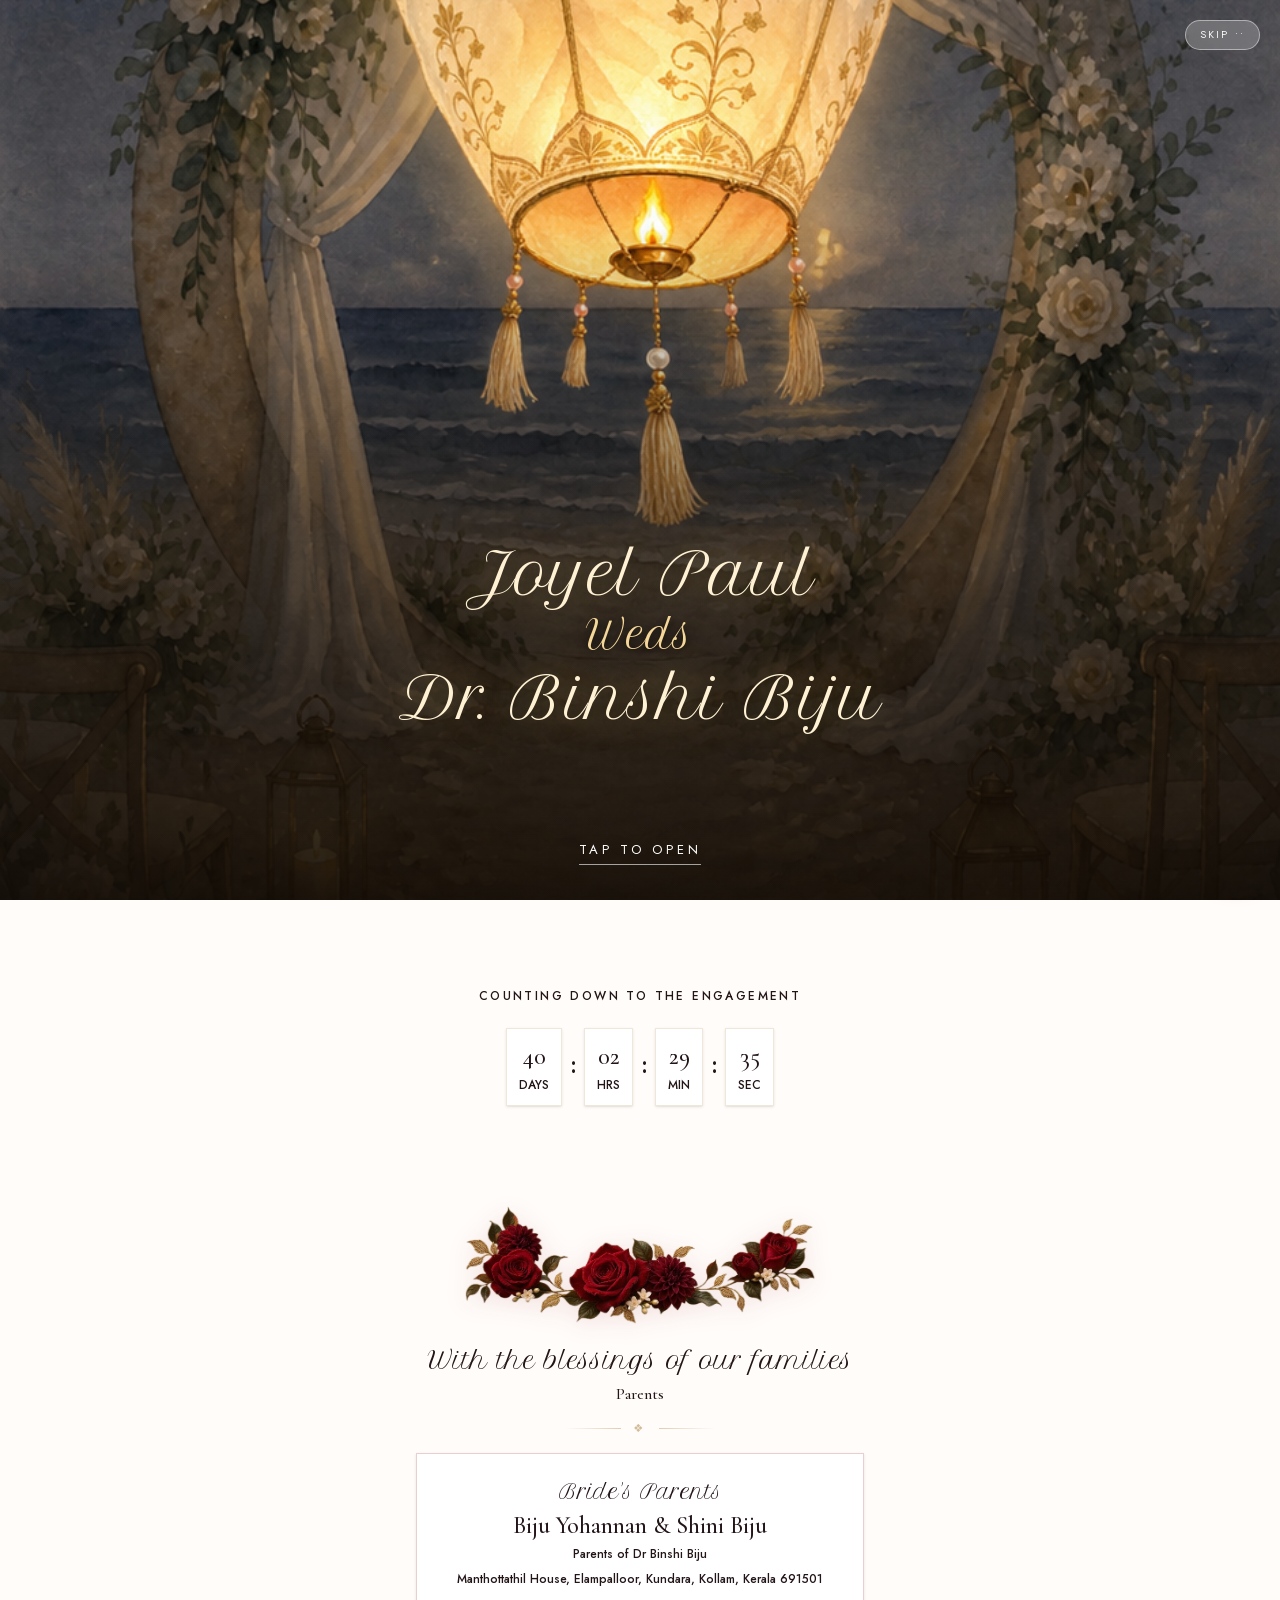
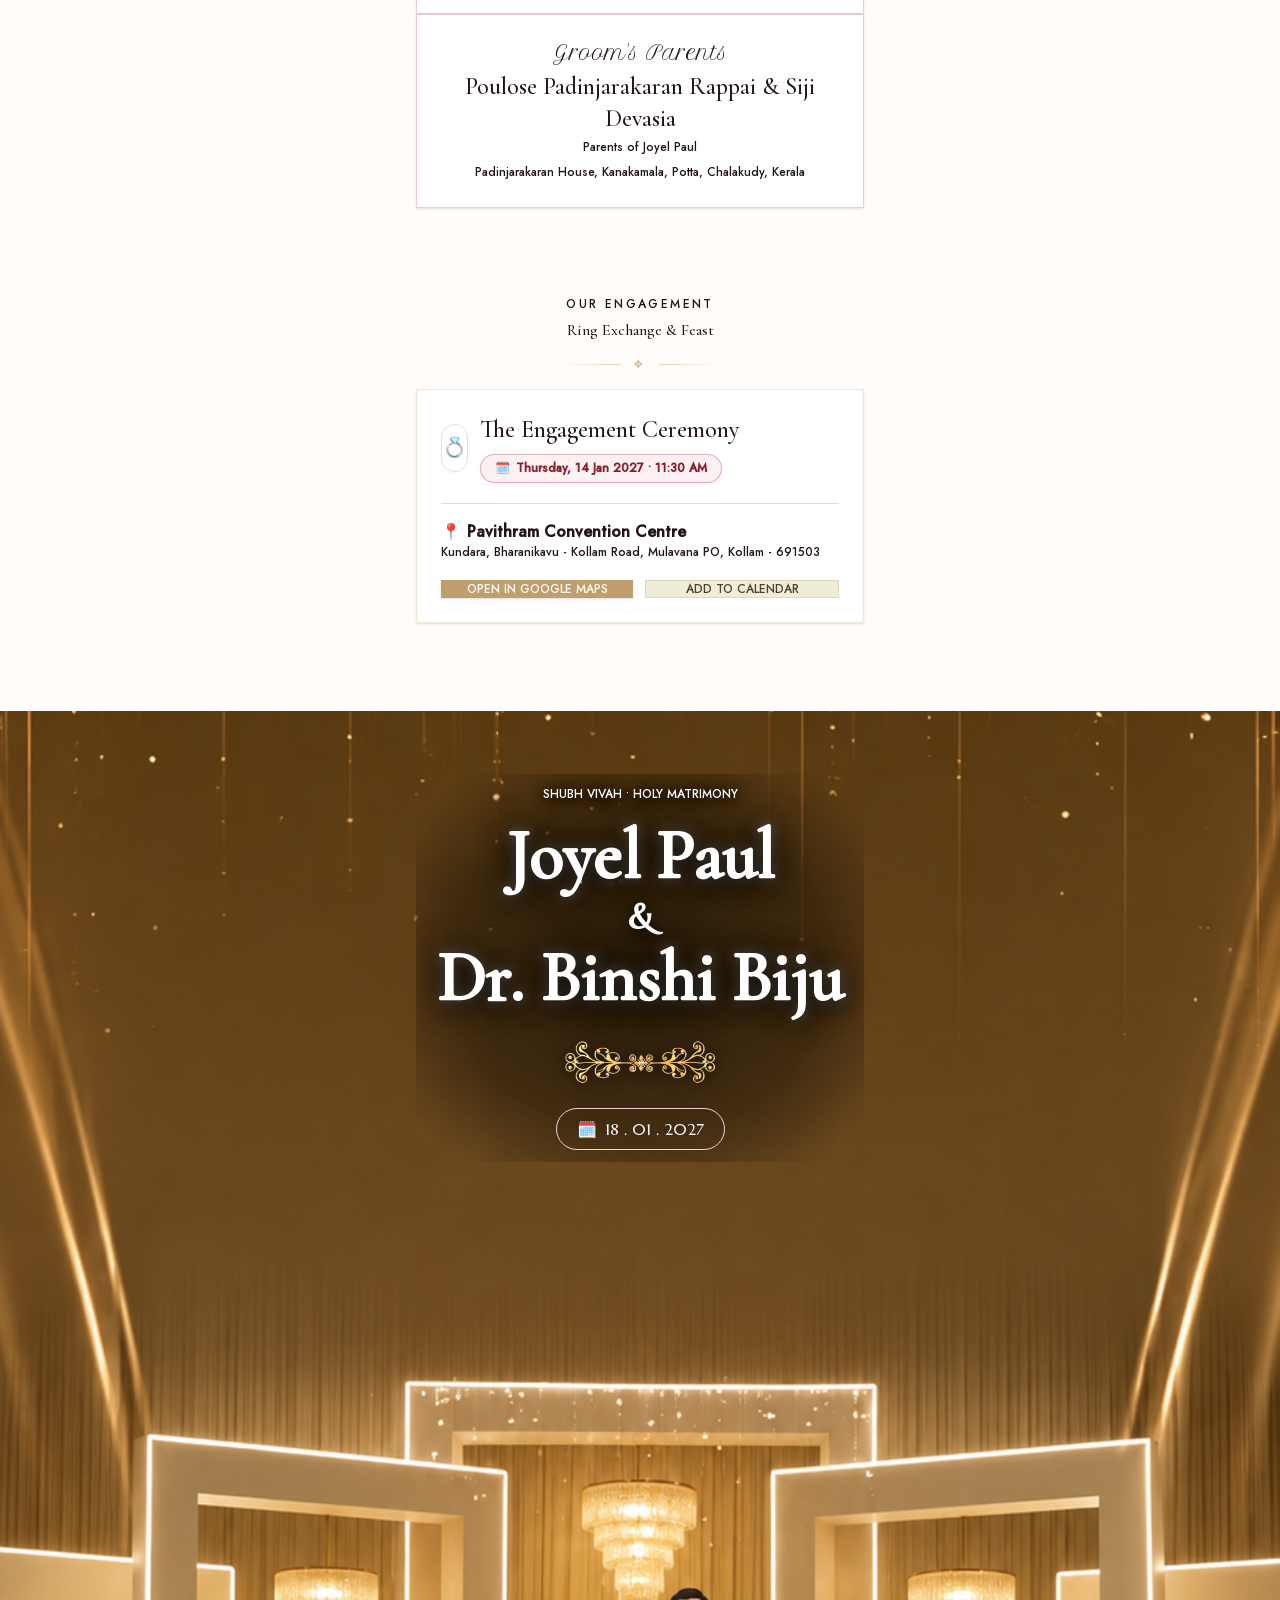
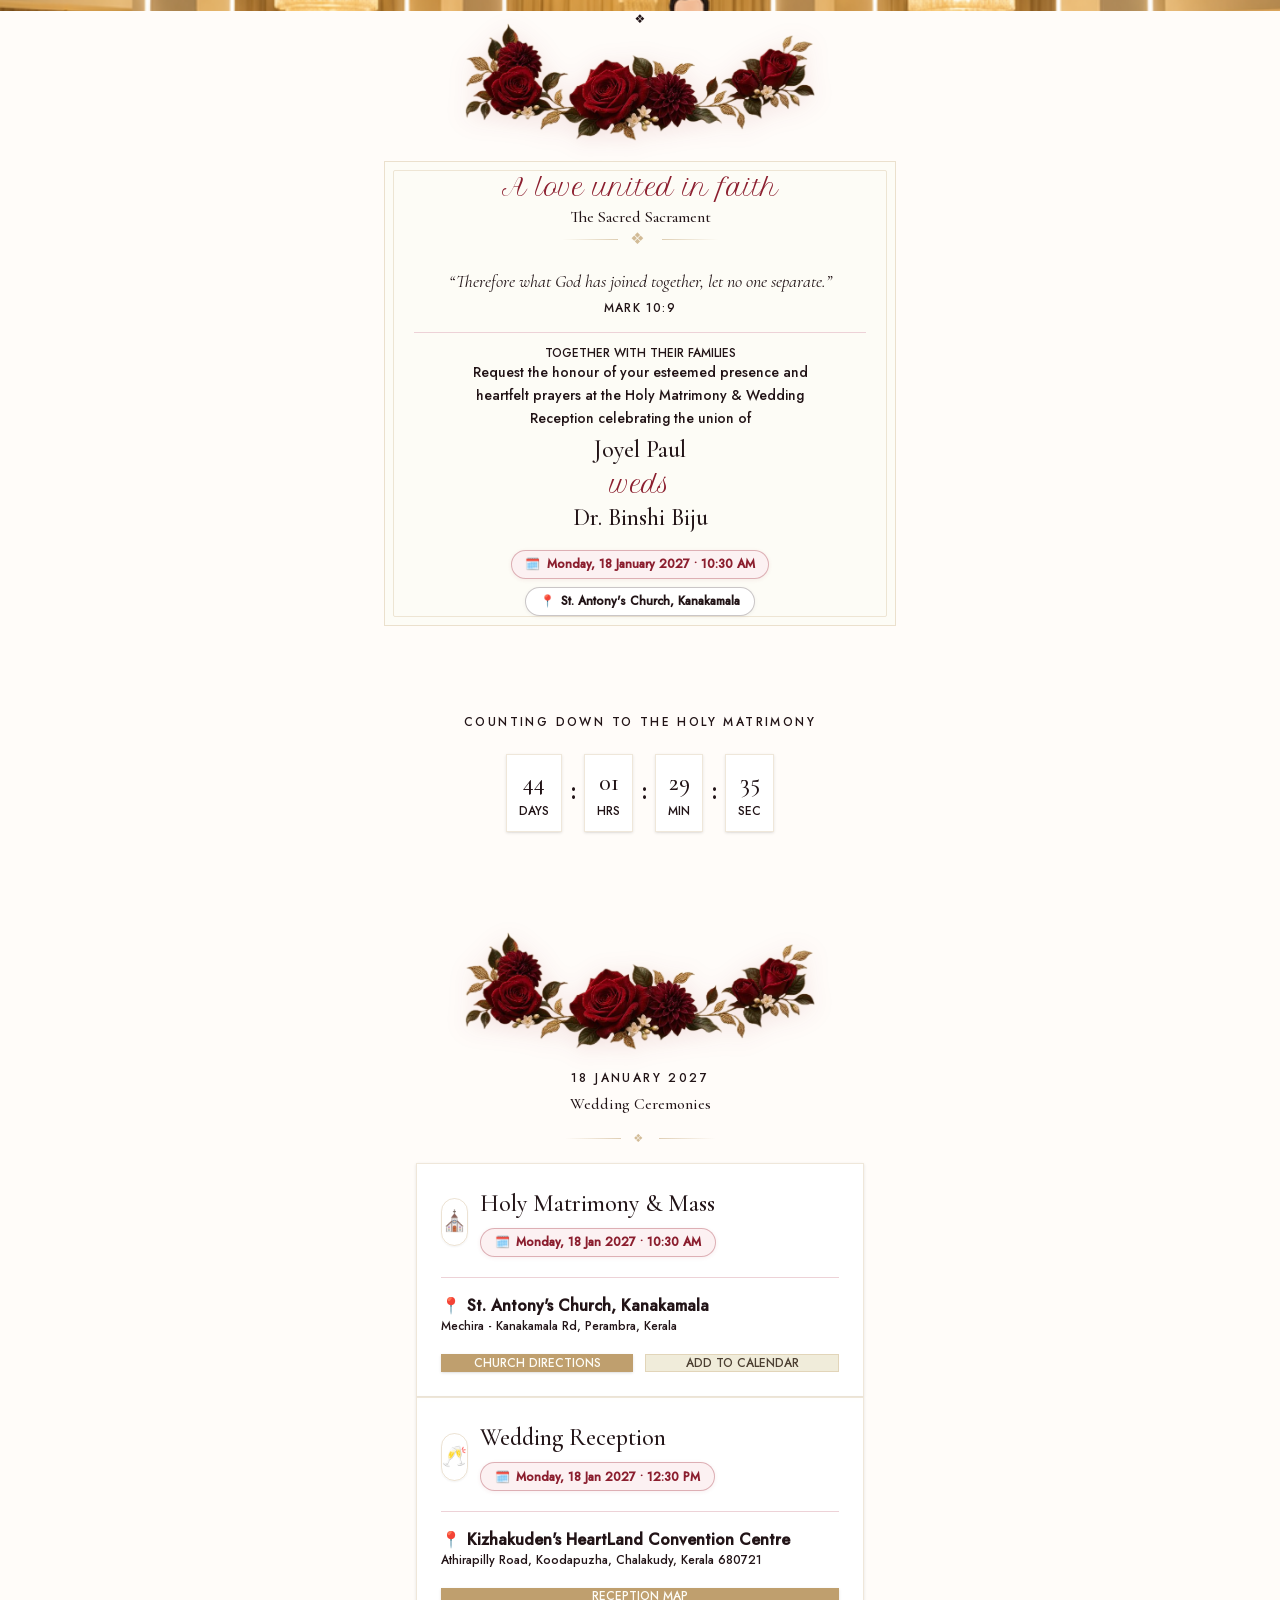
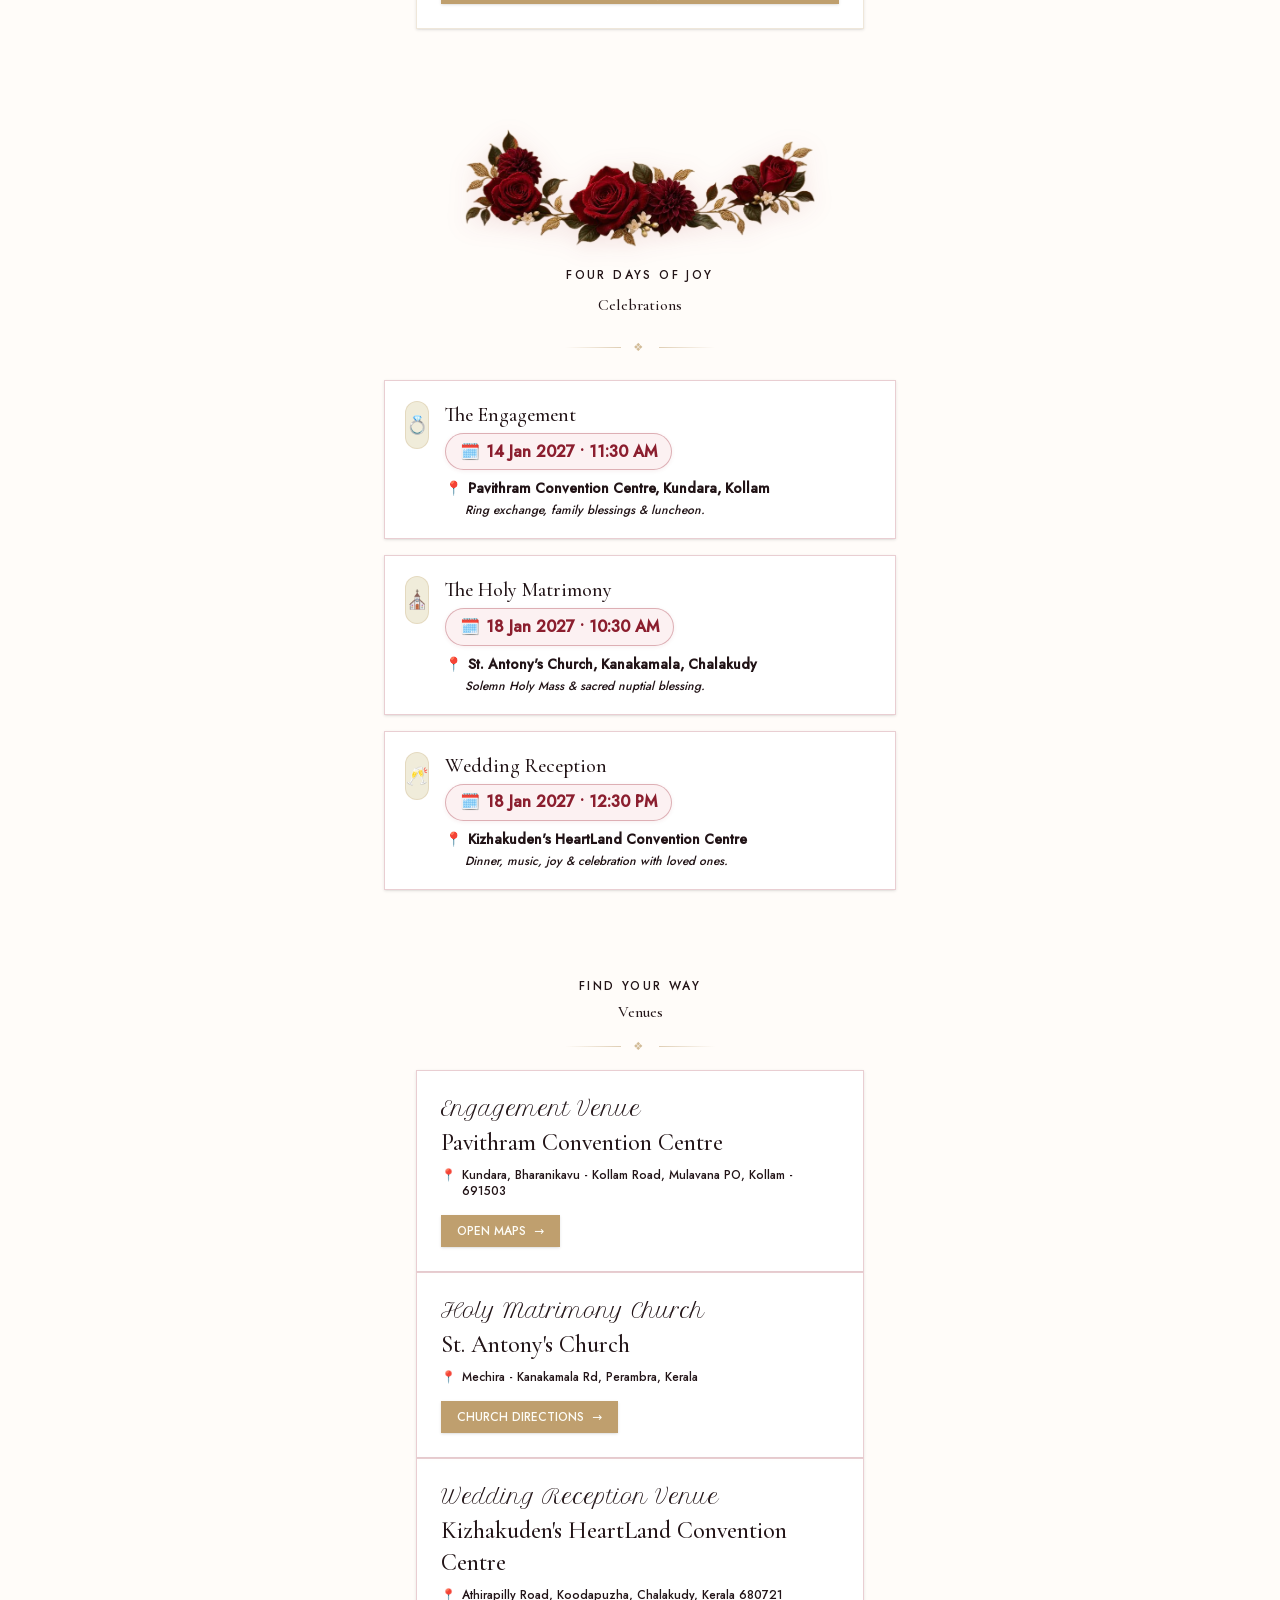
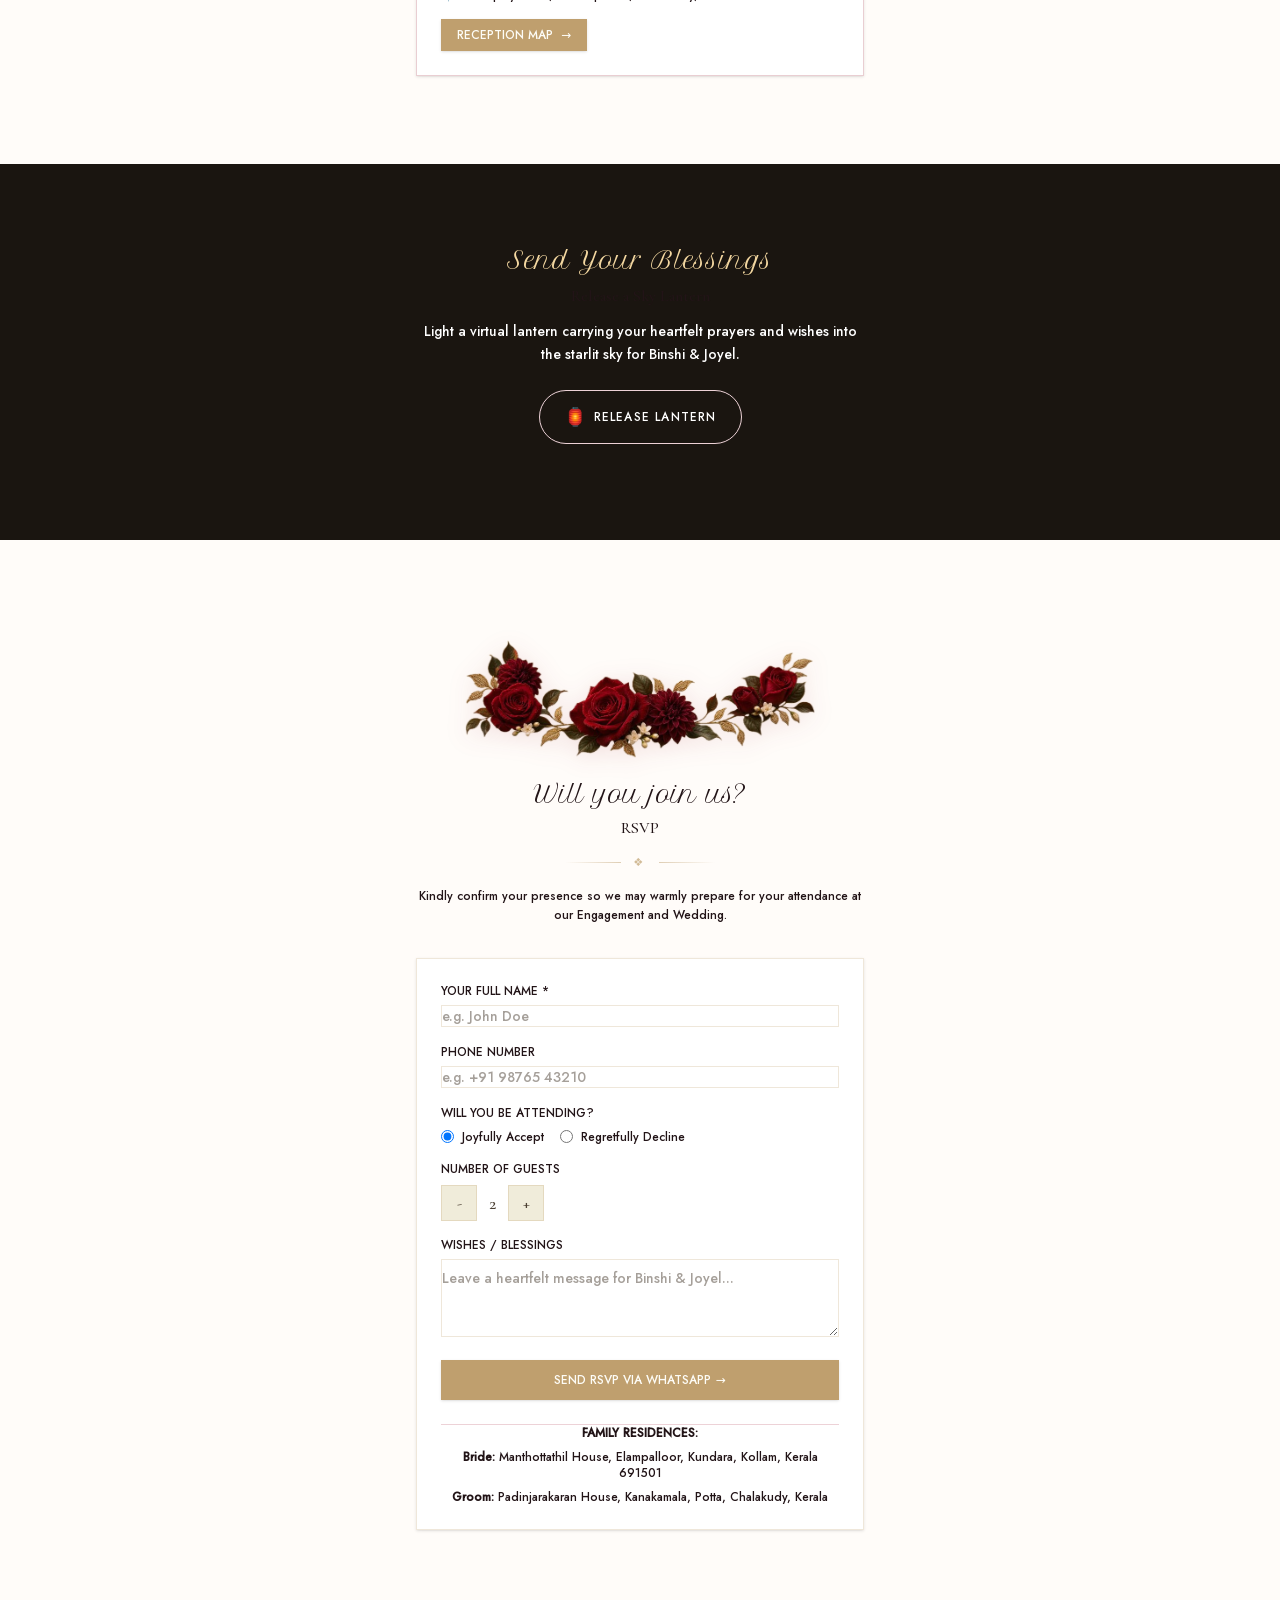
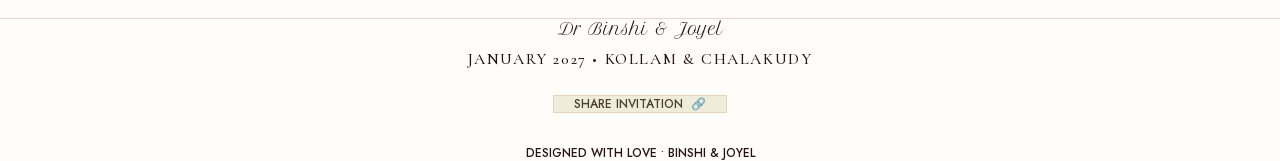
<file: index.html>
<!DOCTYPE html>
<html lang="en">
  <head>
    <meta charset="utf-8" />
    <meta name="viewport" content="width=device-width, initial-scale=1, viewport-fit=cover" />
    <title>Joyel Paul Weds Dr. Binshi Biju — Wedding &amp; Engagement Invitation</title>
    <meta
      name="description"
      content="Together with their families, Joyel Paul &amp; Dr. Binshi Biju request the honour of your presence at their Engagement on Thursday, 14 January 2027 at Pavithram Convention Centre, Kollam, and Holy Matrimony &amp; Wedding Reception on Monday, 18 January 2027 at St. Antony's Church, Kanakamala &amp; Kizhakuden's HeartLand, Chalakudy."
    />
    <meta name="keywords" content="Joyel Paul, Dr. Binshi Biju, Wedding Invitation, Engagement, St Antony Church Kanakamala, Pavithram Convention Centre, Kizhakudens HeartLand Chalakudy" />
    <meta name="author" content="Joyel Paul &amp; Dr. Binshi Biju" />
    <meta name="theme-color" content="#9b2234" />
    <meta name="msapplication-TileColor" content="#9b2234" />

    <!-- Open Graph / Facebook / WhatsApp Metadata -->
    <meta property="og:site_name" content="Joyel &amp; Binshi — Wedding &amp; Engagement Invitation" />
    <meta property="og:title" content="Joyel Paul Weds Dr. Binshi Biju — Wedding &amp; Engagement Invitation" />
    <meta
      property="og:description"
      content="Together with their families, Joyel Paul &amp; Dr. Binshi Biju invite you to celebrate their Engagement on 14 Jan 2027 (Kollam) and Holy Matrimony &amp; Wedding Reception on 18 Jan 2027 (Chalakudy)."
    />
    <meta property="og:type" content="website" />
    <meta property="og:url" content="https://joyel-weds-binshi.inviteby.top/" />
    <meta property="og:locale" content="en_IN" />
    <meta property="og:image" content="https://joyel-weds-binshi.inviteby.top/og-image.jpg" />
    <meta property="og:image:secure_url" content="https://joyel-weds-binshi.inviteby.top/og-image.jpg" />
    <meta property="og:image:type" content="image/jpeg" />
    <meta property="og:image:width" content="1200" />
    <meta property="og:image:height" content="630" />
    <meta property="og:image:alt" content="Joyel Paul Weds Dr. Binshi Biju Wedding &amp; Engagement Invitation" />
    <meta property="og:logo" content="https://joyel-weds-binshi.inviteby.top/og-logo.png" />

    <!-- Twitter / X Cards Metadata -->
    <meta name="twitter:card" content="summary_large_image" />
    <meta name="twitter:url" content="https://joyel-weds-binshi.inviteby.top/" />
    <meta name="twitter:title" content="Joyel Paul Weds Dr. Binshi Biju — Wedding &amp; Engagement Invitation" />
    <meta
      name="twitter:description"
      content="14 Jan 2027 (Engagement at Kollam) • 18 Jan 2027 (Holy Matrimony &amp; Reception at Chalakudy)"
    />
    <meta name="twitter:image" content="https://joyel-weds-binshi.inviteby.top/og-image.jpg" />
    <meta name="twitter:image:alt" content="Joyel Paul Weds Dr. Binshi Biju Wedding &amp; Engagement Invitation" />

    <!-- Canonical Link -->
    <link rel="canonical" href="https://joyel-weds-binshi.inviteby.top/" />

    <!-- Favicon & Touch Icon Suite -->
    <link rel="icon" type="image/x-icon" href="favicon.ico" />
    <link rel="icon" type="image/png" sizes="32x32" href="favicon-32x32.png" />
    <link rel="icon" type="image/png" sizes="16x16" href="favicon-16x16.png" />
    <link rel="icon" type="image/png" sizes="192x192" href="og-logo.png" />
    <link rel="apple-touch-icon" sizes="180x180" href="apple-touch-icon.png" />

    <!-- Preloads -->
    <link rel="preload" as="image" href="og-image.jpg" />
    <link rel="preload" as="image" href="seashell-vows/external/media.invitestory.in/seashell-vows/src/assets/opener-frames/lantern-reveal-first.png" fetchpriority="high" />
    <link rel="preload" as="video" href="seashell-vows/editable/assets/wedding-opener.mp4" type="video/mp4" />
    <link rel="preload" as="image" href="seashell-vows/editable/assets/hero-arch.jpg" />
    <link rel="preload" as="image" href="seashell-vows/editable/assets/couple-walking.png" fetchpriority="high" />
    <link rel="preload" as="image" href="gilded-hall/editable/assets/hall.png" />
    <link rel="preload" as="video" href="gilded-hall/editable/assets/couple.mp4" type="video/mp4" />

    <!-- Authentic Google Fonts for Seashell Vows & Gilded Hall -->
    <link rel="stylesheet" href="seashell-vows/external/fonts.googleapis.com/css2-6476c501f8.css" />
    <link rel="stylesheet" href="seashell-vows/external/fonts.googleapis.com/css2-86ad40e56c.css" />
    <link rel="stylesheet" href="gilded-hall/external/fonts.googleapis.com/css2-fde818cf20.css" />

    <!-- Authentic Seashell Vows CSS Bundle -->
    <link rel="stylesheet" href="seashell-vows/assets/styles-CbBzkN6m.css" />

    <style>
      /* --- GLOBAL TYPOGRAPHY MATCHING AUTHENTIC SEASHELL VOWS EVERYWHERE --- */
      :root {
        --font-display: 'Cormorant Garamond', Georgia, serif;
        --font-script: 'Petit Formal Script', cursive;
        --font-body: 'Jost', system-ui, -apple-system, sans-serif;
        --color-background: #fffcf9;
        --color-foreground: #221417;
        --color-card: #ffffff;
        --color-primary: #9b2234; /* Elegant Romantic Ruby Rose Red */
        --color-primary-foreground: #ffffff;
        --color-secondary: #fcf1f2; /* Soft Rose Blush Tint */
        --color-muted: #fcf1f2;
        --color-muted-foreground: #4a2c35; /* Crisp readable Rosewood Tone */
        --color-border: #edd2d7; /* Delicate Rose Gold / Blush Border */
        --color-rose: #b82d43;
        --color-sage: #9ca38f;
      }

      body {
        background-color: var(--color-background);
        color: var(--color-foreground);
        font-family: var(--font-body);
        font-weight: 400;
        margin: 0;
        padding: 0;
        overflow-x: hidden;
        -webkit-font-smoothing: antialiased;
      }

      /* Heading typography: refined, clear, legible */
      h1, h2, h3, h4 {
        font-family: var(--font-display);
        font-weight: 500;
        color: var(--color-foreground);
      }

      .font-display {
        font-family: 'Cormorant Garamond', Georgia, serif !important;
        font-weight: 500;
      }
      .script {
        font-family: 'Petit Formal Script', cursive !important;
        font-weight: 500;
      }
      .font-body {
        font-family: 'Jost', system-ui, -apple-system, sans-serif !important;
        font-weight: 450;
      }
      .font-light {
        font-weight: 450 !important;
      }
      .text-muted-foreground {
        color: #4a2c35 !important;
        font-weight: 450 !important;
      }
      .text-primary {
        color: #9b2234 !important;
      }

      /* Date & Location Highlight Badges */
      .badge-date {
        display: inline-flex;
        align-items: center;
        gap: 0.4rem;
        background: #fcf1f2;
        border: 1px solid rgba(155, 34, 52, 0.32);
        color: #8b1e2e !important;
        -webkit-text-fill-color: #8b1e2e !important;
        font-family: 'Jost', system-ui, sans-serif !important;
        font-weight: 600 !important;
        border-radius: 9999px;
        padding: 0.35rem 0.85rem;
        box-shadow: 0 1px 4px rgba(155, 34, 52, 0.08);
      }
      .badge-location {
        display: inline-flex;
        align-items: center;
        gap: 0.4rem;
        background: #ffffff;
        border: 1px solid rgba(34, 20, 23, 0.24);
        color: #221417 !important;
        -webkit-text-fill-color: #221417 !important;
        font-family: 'Jost', system-ui, sans-serif !important;
        font-weight: 600 !important;
        border-radius: 9999px;
        padding: 0.35rem 0.85rem;
        box-shadow: 0 1px 4px rgba(0, 0, 0, 0.05);
      }

      /* Opener Gate Modal */
      .invitation-opener {
        position: fixed;
        inset: 0;
        z-index: 9999;
        background: #000000;
        display: flex;
        align-items: center;
        justify-content: center;
        overflow: hidden;
        transition: opacity 0.8s ease, visibility 0.8s ease;
      }
      .invitation-opener.is-closing {
        opacity: 0;
        visibility: hidden;
        pointer-events: none;
      }
      .opener-skip-btn {
        position: absolute;
        top: max(20px, env(safe-area-inset-top, 20px));
        right: 20px;
        background: rgba(255, 255, 255, 0.22);
        border: 1px solid rgba(255, 255, 255, 0.45);
        color: #ffffff;
        padding: 0.4rem 0.9rem;
        border-radius: 20px;
        font-size: 0.64rem;
        text-transform: uppercase;
        letter-spacing: 0.2em;
        backdrop-filter: blur(8px);
        cursor: pointer;
        z-index: 10;
        font-family: var(--font-body);
        font-weight: 400;
      }

      /* Opener Overlay & Couple Names Centering in Lower Aisle */
      .opener-enter-overlay {
        position: absolute;
        inset: 0;
        width: 100%;
        height: 100%;
        display: flex;
        flex-direction: column;
        align-items: center;
        justify-content: space-between;
        background: linear-gradient(180deg, transparent 25%, rgba(15, 10, 5, 0.45) 55%, rgba(15, 10, 5, 0.92) 100%);
        padding: 0 1.5rem 2.2rem 1.5rem;
        box-sizing: border-box;
        text-align: center;
        color: #ffffff;
        border: none;
        cursor: pointer;
        transition: opacity 0.5s ease;
        z-index: 5;
        -webkit-tap-highlight-color: transparent;
      }
      .opener-top-spacer {
        height: 48vh;
        flex-shrink: 0;
        pointer-events: none;
      }
      .opener-names-wrap {
        display: flex;
        flex-direction: column;
        align-items: center;
        justify-content: center;
        margin: auto 0;
        text-align: center;
      }
      .opener-name-text {
        font-family: 'Petit Formal Script', cursive !important;
        font-size: clamp(2.3rem, 7vw, 3.6rem) !important;
        line-height: 1.08 !important;
        color: #fff2d4 !important;
        text-shadow: 0 4px 22px rgba(0, 0, 0, 0.95), 0 0 35px rgba(233, 200, 121, 0.85) !important;
        display: block;
      }
      .opener-weds-text {
        font-family: 'Petit Formal Script', cursive !important;
        font-size: clamp(1.5rem, 4.5vw, 2.4rem) !important;
        color: #f5d799 !important;
        margin: 0.15rem 0 !important;
        text-shadow: 0 2px 10px rgba(0, 0, 0, 0.9) !important;
        display: block;
      }
      .opener-tap-text {
        font-family: 'Jost', system-ui, sans-serif !important;
        font-size: 0.82rem !important;
        text-transform: uppercase !important;
        letter-spacing: 0.28em !important;
        color: #ffffff !important;
        border-bottom: 1px solid rgba(255, 255, 255, 0.6) !important;
        padding-bottom: 0.25rem !important;
        flex-shrink: 0;
      }

      /* Floating Audio Button */
      .floating-bgm-btn {
        position: fixed;
        bottom: max(20px, env(safe-area-inset-bottom, 20px));
        right: 20px;
        width: 48px;
        height: 48px;
        border-radius: 50%;
        background: #231b12;
        border: 1.5px solid #d4af37;
        box-shadow: 0 4px 20px rgba(0, 0, 0, 0.5), 0 0 14px rgba(212, 175, 55, 0.35);
        backdrop-filter: blur(8px);
        -webkit-backdrop-filter: blur(8px);
        display: flex;
        align-items: center;
        justify-content: center;
        cursor: pointer;
        z-index: 900;
        transition: transform 0.25s;
        -webkit-tap-highlight-color: transparent;
      }
      .floating-bgm-btn.is-playing svg {
        animation: diskSpin 6s linear infinite;
      }
      .floating-bgm-btn svg {
        width: 22px;
        height: 22px;
        fill: #f7e9c6;
      }
      @keyframes diskSpin {
        from { transform: rotate(0deg); }
        to { transform: rotate(360deg); }
      }

      /* Ensure reveal elements are visible */
      .reveal {
        opacity: 1 !important;
        transform: none !important;
      }

      /* --- GILDED HALL FIRST PAGE SCOPED STYLES (WEDDING HERO ONLY) --- */
      .gilded-first-page {
        --hall-deep: #4a3312;
        --hall-amber: #8f6720;
        --hall-mid: #a97c2a;
        --hall-warm: #c9973e;
        --hall-glow: #e9c879;
        --hall-light: #f7e9c6;
        --ivory: #f3ebdc;
        --ivory-soft: #e6dcc6;
        --ink: #2a1d09;
      }
      .gilded-first-page .font-title {
        font-family: 'Marcellus', Georgia, serif !important;
        font-weight: 400;
      }
      .gilded-first-page .font-display {
        font-family: 'Cormorant Garamond', Georgia, serif !important;
        font-weight: 500;
      }
      .gilded-first-page .font-body {
        font-family: 'Jost', system-ui, sans-serif !important;
        font-weight: 450;
      }

      /* All writings in Gilded Hall first page strictly pure white & Grand typography */
      .gilded-first-page,
      .gilded-first-page p,
      .gilded-first-page h1,
      .gilded-first-page span,
      .gilded-first-page .font-title,
      .gilded-first-page .font-display,
      .gilded-first-page .font-body {
        color: #ffffff !important;
        -webkit-text-fill-color: #ffffff !important;
      }
      .gilded-first-page h1 {
        font-family: 'Cormorant Garamond', Georgia, serif !important;
        font-size: clamp(2.6rem, 8.5vw, 4.4rem) !important;
        font-weight: 700 !important;
        line-height: 1.08 !important;
        text-shadow: 0 4px 22px rgba(0, 0, 0, 0.98), 0 0 32px rgba(0, 0, 0, 0.95), 0 0 14px rgba(255, 255, 255, 0.45) !important;
      }
      .gilded-first-page h1 .gilded-amp {
        font-family: 'Marcellus', Georgia, serif !important;
        font-size: clamp(1.4rem, 4.5vw, 2.2rem) !important;
        font-weight: 700 !important;
        display: block;
        margin: 0.25rem 0 !important;
        text-shadow: 0 3px 14px rgba(0, 0, 0, 0.95) !important;
      }

      /* Engagement couple names */
      /* Engagement couple names & tagline */
      .together-families-tagline {
        font-family: 'Petit Formal Script', cursive !important;
        font-size: clamp(1.15rem, 3.8vw, 1.45rem) !important;
        font-weight: 600 !important;
        color: #221417 !important;
        -webkit-text-fill-color: #221417 !important;
        text-shadow: 0 1px 2px rgba(255, 255, 255, 0.95), 0 0 6px rgba(255, 255, 255, 0.9) !important;
        display: block;
        margin-bottom: 0.35rem !important;
      }
      .engagement-names-h1 {
        font-family: 'Cormorant Garamond', Georgia, serif !important;
        font-size: clamp(2.6rem, 8.5vw, 4.2rem) !important;
        font-weight: 700 !important;
        line-height: 1.04 !important;
        color: var(--color-foreground) !important;
        text-align: center !important;
      }
      .engagement-names-h1 .engagement-weds {
        font-family: 'Petit Formal Script', cursive !important;
        font-size: clamp(1.6rem, 5vw, 2.5rem) !important;
        color: var(--color-primary) !important;
        display: block;
        margin: 0.25rem 0 !important;
        font-weight: 700 !important;
      }
      .gilded-first-page .petal-veil {
        position: absolute;
        inset: 0;
        overflow: hidden;
        z-index: 2;
        pointer-events: none;
        opacity: 0.18;
        mix-blend-mode: screen;
      }
      .gilded-first-page .petal-veil img {
        width: 100%;
        height: 100%;
        object-fit: cover;
        animation: 18s ease-in-out infinite alternate petal-drift;
      }
      @keyframes petal-drift {
        0% { transform: scale(1.05) translate(-1%, -2%); }
        to { transform: scale(1.14) translate(2%, 2%) rotate(1deg); }
      }

      /* Custom page spacing & transitions */
      .page-spacer {
        height: 3.5rem;
      }
      @media (min-width: 640px) {
        .page-spacer {
          height: 5.5rem;
        }
      }

      /* --- INVITATION LETTER BOX STYLING --- */
      .wedding-letter-card {
        background: #ffffff;
        position: relative;
        border: 1.5px solid rgba(155, 34, 52, 0.3);
        box-shadow: 0 12px 35px rgba(155, 34, 52, 0.06);
      }

      /* --- PAGE FLOWER BORDER DIVIDER STYLING --- */
      .page-flower-border {
        display: flex;
        justify-content: center;
        align-items: center;
        padding: 0.5rem 1rem 1rem;
        pointer-events: none;
      }
      .page-flower-border img {
        width: 100%;
        max-width: 270px;
        height: auto;
        object-fit: contain;
        filter: drop-shadow(0 4px 12px rgba(155, 34, 52, 0.12));
      }
      @media (min-width: 640px) {
        .page-flower-border {
          padding: 0.75rem 1.5rem 1.25rem;
        }
        .page-flower-border img {
          max-width: 350px;
        }
      }
    </style>
  </head>

  <body>
    <!-- Background Audio -->
    <audio id="weddingBgm" loop preload="none">
      <source src="editable/assets/bgm.mp3" type="audio/mpeg" />
    </audio>

    <!-- Floating Audio Toggle Button -->
    <button id="bgmToggleBtn" class="floating-bgm-btn" type="button" aria-label="Toggle background music">
      <svg viewBox="0 0 24 24">
        <path d="M12 3v10.55c-.59-.34-1.27-.55-2-.55-2.21 0-4 1.79-4 4s1.79 4 4 4 4-1.79 4-4V7h4V3h-6z" />
      </svg>
    </button>

    <!-- Opener Gate Modal (Authentic Seashell Vows Video Opener) -->
    <div id="invitationOpener" class="invitation-opener">
      <video
        id="openerVideo"
        src="seashell-vows/editable/assets/wedding-opener.mp4"
        poster="seashell-vows/external/media.invitestory.in/seashell-vows/src/assets/opener-frames/lantern-reveal-first.png"
        preload="auto"
        playsinline
        webkit-playsinline
        muted
        class="h-full w-full object-cover [transform:translateZ(0)]"
      ></video>

      <!-- Skip Button -->
      <button id="openerSkipBtn" class="opener-skip-btn" type="button">Skip &bull;&bull;</button>

      <!-- Tap to Open Button Overlay (Names Centered in the Lower Candlelit Aisle) -->
      <button
        id="openerEnterBtn"
        type="button"
        class="opener-enter-overlay focus-visible:outline-none cursor-pointer"
        style="position: absolute; inset: 0; width: 100%; height: 100%; display: flex; flex-direction: column; align-items: center; justify-content: space-between; background: linear-gradient(180deg, transparent 25%, rgba(15,10,5,0.45) 55%, rgba(15,10,5,0.92) 100%); padding: 0 1.5rem 2.2rem 1.5rem; box-sizing: border-box; text-align: center; color: #ffffff; border: none; cursor: pointer; z-index: 5;"
      >
        <!-- Top Spacer keeping lantern graphic completely clear -->
        <div class="opener-top-spacer" style="height: 48vh; flex-shrink: 0; pointer-events: none;" aria-hidden="true"></div>

        <!-- Couple Names Centered in the Lower Walkway -->
        <div class="opener-names-wrap" style="display: flex; flex-direction: column; align-items: center; justify-content: center; margin: auto 0; text-align: center;">
          <span class="opener-name-text" style="font-family: 'Petit Formal Script', cursive !important; font-size: clamp(2.3rem, 7vw, 3.6rem) !important; line-height: 1.08 !important; color: #fff2d4 !important; text-shadow: 0 4px 22px rgba(0,0,0,0.95), 0 0 35px rgba(233,200,121,0.85); display: block;">
            Joyel Paul
          </span>
          <span class="opener-weds-text" style="font-family: 'Petit Formal Script', cursive !important; font-size: clamp(1.5rem, 4.5vw, 2.4rem) !important; color: #f5d799 !important; margin: 0.15rem 0 !important; text-shadow: 0 2px 10px rgba(0,0,0,0.9); display: block;">
            Weds
          </span>
          <span class="opener-name-text" style="font-family: 'Petit Formal Script', cursive !important; font-size: clamp(2.3rem, 7vw, 3.6rem) !important; line-height: 1.08 !important; color: #fff2d4 !important; text-shadow: 0 4px 22px rgba(0,0,0,0.95), 0 0 35px rgba(233,200,121,0.85); display: block;">
            Dr. Binshi Biju
          </span>
        </div>

        <!-- Tap to Open Prominent Bottom Callout -->
        <span class="opener-tap-text" style="font-family: 'Jost', system-ui, sans-serif !important; font-size: 0.82rem !important; text-transform: uppercase !important; letter-spacing: 0.28em !important; color: #ffffff !important; border-bottom: 1px solid rgba(255,255,255,0.6) !important; padding-bottom: 0.25rem !important; flex-shrink: 0;">
          Tap to open
        </span>
      </button>
    </div>

    <!-- MAIN INVITATION WRAPPER -->
    <div class="relative min-h-screen">

      <!-- ========================================================================= -->
      <!-- PART 1: ENGAGEMENT HERO (OG TEMPLATE IMAGE SIZING & GRAND NAMES)          -->
      <!-- ========================================================================= -->
      <header class="relative min-h-[100svh] overflow-hidden paper">
        <!-- Watercolor Arch Background (OG Template Structure) -->
        <div class="absolute inset-x-0 top-0 h-[78svh]" style="transform:translate3d(0, 0px, 0);will-change:transform">
          <img
            src="seashell-vows/editable/assets/hero-arch.jpg"
            alt="Watercolor beach wedding arch at sunset"
            width="1024"
            height="1536"
            class="h-full w-full object-cover object-top animate-bloom"
          />
          <div class="absolute inset-0" style="background:var(--gradient-veil)"></div>
        </div>

        <!-- Decorative Floral Sprays from OG Template -->
        <img
          src="seashell-vows/external/media.invitestory.in/seashell-vows/src/assets/floral-spray.png"
          alt=""
          aria-hidden="true"
          width="1024"
          height="1024"
          class="pointer-events-none absolute -left-10 top-6 w-36 opacity-70 animate-float-soft"
          style="transform:translate3d(0, 0px, 0)"
        />
        <img
          src="seashell-vows/external/media.invitestory.in/seashell-vows/src/assets/floral-spray.png"
          alt=""
          aria-hidden="true"
          width="1024"
          height="1024"
          class="pointer-events-none absolute -right-12 top-24 w-32 -scale-x-100 opacity-60 animate-float-soft"
          style="animation-delay:1.4s;transform:translate3d(0, 0px, 0)"
        />

        <!-- Bride & Groom Walking Illustration (Exact OG Seashell Vows Size & Placement) -->
        <img
          src="seashell-vows/editable/assets/couple-walking.png"
          alt="Bride and groom walking hand in hand"
          width="1024"
          height="1536"
          class="pointer-events-none absolute bottom-[28%] left-1/2 w-[64%] max-w-[300px] -translate-x-1/2 object-contain animate-bloom drop-shadow-[0_18px_28px_rgba(92,80,68,0.18)]"
          style="transform:translate3d(-50%, 0px, 0)"
        />

        <!-- Typography & Engagement Details (In Center, Grand Big & Bold: Joyel Paul Weds Dr. Binshi Biju) -->
        <div class="relative z-20 flex min-h-[100svh] flex-col items-center justify-end px-6 pb-8 sm:pb-12 text-center" style="transform:translate3d(0, 0px, 0)">
          <!-- Delicate tagline (Dark high-contrast font color for crisp visibility) -->
          <p class="together-families-tagline script animate-ink mb-2" style="font-family: 'Petit Formal Script', cursive !important; font-size: clamp(1.15rem, 3.8vw, 1.45rem) !important; font-weight: 600 !important; color: #221417 !important; -webkit-text-fill-color: #221417 !important; text-shadow: 0 1px 2px rgba(255, 255, 255, 0.95), 0 0 6px rgba(255, 255, 255, 0.9) !important; animation-delay:0.4s;">
            Together with our families
          </p>
          <!-- Big and bold names in center: Joyel Paul Weds Dr. Binshi Biju (Explicit inline font size) -->
          <h1 class="engagement-names-h1 font-display animate-ink text-foreground font-bold text-center" style="font-family: 'Cormorant Garamond', Georgia, serif !important; font-size: clamp(2.6rem, 8.5vw, 4.2rem) !important; line-height: 1.04 !important; font-weight: 700 !important; animation-delay:0.7s;">
            Joyel Paul
            <span class="engagement-weds script block text-primary my-1 font-bold" style="font-family: 'Petit Formal Script', cursive !important; font-size: clamp(1.6rem, 5vw, 2.5rem) !important;">Weds</span>
            Dr. Binshi Biju
          </h1>
          <!-- Highlighted Date & Location Badges (Prominent, High-Contrast & Clear) -->
          <div class="mt-4 flex flex-col items-center gap-2 animate-ink" style="animation-delay:1s">
            <span class="badge-date text-xs sm:text-sm font-semibold tracking-wide">
              <span>🗓️</span>
              <span>Thursday, 14 January 2027 &bull; 11:30 AM</span>
            </span>
            <span class="badge-location text-xs sm:text-sm font-semibold tracking-wide">
              <span>📍</span>
              <span>Pavithram Convention Centre &bull; Kundara, Kollam</span>
            </span>
          </div>
        </div>
      </header>

      <!-- SPACE BETWEEN PAGES -->
      <div class="page-spacer"></div>

      <!-- Engagement Countdown (Clear, prominent numerals & labels) -->
      <section class="px-6 py-12 sm:py-16">
        <div class="reveal">
          <p class="text-center font-body text-xs sm:text-sm uppercase tracking-[0.2em] text-[#8b1e2e] font-bold">
            Counting down to the Engagement
          </p>
          <div class="mt-6">
            <div class="flex items-center justify-center gap-2 sm:gap-3 text-center">
              <div class="card-soft min-w-[4.6rem] px-3 py-3 rounded-sm border border-primary/25 shadow-sm">
                <span id="engDays" class="font-display text-2xl sm:text-3xl font-bold text-[#221417]">00</span>
                <span class="block font-body text-xs uppercase tracking-wider text-[#4a2c35] mt-1 font-bold">Days</span>
              </div>
              <span class="text-[#8b1e2e] font-serif text-xl font-bold">:</span>
              <div class="card-soft min-w-[4.6rem] px-3 py-3 rounded-sm border border-primary/25 shadow-sm">
                <span id="engHours" class="font-display text-2xl sm:text-3xl font-bold text-[#221417]">00</span>
                <span class="block font-body text-xs uppercase tracking-wider text-[#4a2c35] mt-1 font-bold">Hrs</span>
              </div>
              <span class="text-[#8b1e2e] font-serif text-xl font-bold">:</span>
              <div class="card-soft min-w-[4.6rem] px-3 py-3 rounded-sm border border-primary/25 shadow-sm">
                <span id="engMins" class="font-display text-2xl sm:text-3xl font-bold text-[#221417]">00</span>
                <span class="block font-body text-xs uppercase tracking-wider text-[#4a2c35] mt-1 font-bold">Min</span>
              </div>
              <span class="text-[#8b1e2e] font-serif text-xl font-bold">:</span>
              <div class="card-soft min-w-[4.6rem] px-3 py-3 rounded-sm border border-primary/25 shadow-sm">
                <span id="engSecs" class="font-display text-2xl sm:text-3xl font-bold text-[#221417]">00</span>
                <span class="block font-body text-xs uppercase tracking-wider text-[#4a2c35] mt-1 font-bold">Sec</span>
              </div>
            </div>
          </div>
        </div>
      </section>

      <!-- SPACE BETWEEN PAGES -->
      <div class="page-spacer"></div>

      <!-- Parents Blessing Section (Prominent, beautiful typography) -->
      <section class="relative px-7 py-12 sm:py-16">
        <div class="reveal">
          <!-- Flower Page Border -->
          <div class="page-flower-border">
            <img src="editable/assets/rose-garland.png" alt="" aria-hidden="true" loading="lazy" />
          </div>

          <div class="text-center">
            <p class="script text-2xl sm:text-3xl text-[#8b1e2e] font-semibold">With the blessings of our families</p>
            <h2 class="mt-2 font-display text-3xl sm:text-4xl leading-tight text-[#221417] font-bold">Parents</h2>
            <div class="flex items-center justify-center gap-3 py-4 text-primary/70">
              <span class="h-px w-14 bg-gradient-to-r from-transparent to-primary/50"></span>
              <span class="text-[0.7rem] tracking-airy">❖</span>
              <span class="h-px w-14 bg-gradient-to-l from-transparent to-primary/50"></span>
            </div>
          </div>

          <div class="mx-auto max-w-md space-y-5">
            <!-- Bride's Parents -->
            <div class="card-soft p-6 rounded-sm border border-primary/20 text-center shadow-sm">
              <span class="script text-xl text-[#8b1e2e] block font-semibold">Bride's Parents</span>
              <h3 class="font-display text-2xl sm:text-3xl text-[#221417] mt-1 font-bold">
                Biju Yohannan &amp; Shini Biju
              </h3>
              <p class="text-xs sm:text-sm text-[#4a2c35] mt-1 font-body font-bold">
                Parents of Dr Binshi Biju
              </p>
              <p class="text-xs sm:text-sm text-[#221417] mt-2 font-body font-medium leading-relaxed">
                Manthottathil House, Elampalloor, Kundara, Kollam, Kerala 691501
              </p>
            </div>

            <!-- Groom's Parents -->
            <div class="card-soft p-6 rounded-sm border border-primary/20 text-center shadow-sm">
              <span class="script text-xl text-[#8b1e2e] block font-semibold">Groom's Parents</span>
              <h3 class="font-display text-2xl sm:text-3xl text-[#221417] mt-1 font-bold">
                Poulose Padinjarakaran Rappai &amp; Siji Devasia
              </h3>
              <p class="text-xs sm:text-sm text-[#4a2c35] mt-1 font-body font-bold">
                Parents of Joyel Paul
              </p>
              <p class="text-xs sm:text-sm text-[#221417] mt-2 font-body font-medium leading-relaxed">
                Padinjarakaran House, Kanakamala, Potta, Chalakudy, Kerala
              </p>
            </div>
          </div>
        </div>
      </section>

      <!-- SPACE BETWEEN PAGES -->
      <div class="page-spacer"></div>

      <!-- Engagement Ceremony & Venue Card -->
      <section class="relative px-6 py-12 sm:py-16">
        <div class="reveal">
          <div class="text-center">
            <p class="font-body text-xs sm:text-sm uppercase tracking-[0.2em] text-[#8b1e2e] font-bold">Our Engagement</p>
            <h2 class="mt-2 font-display text-3xl sm:text-4xl leading-tight text-[#221417] font-bold">Ring Exchange &amp; Feast</h2>
            <div class="flex items-center justify-center gap-3 py-4 text-primary/70">
              <span class="h-px w-14 bg-gradient-to-r from-transparent to-primary/50"></span>
              <span class="text-[0.7rem] tracking-airy">❖</span>
              <span class="h-px w-14 bg-gradient-to-l from-transparent to-primary/50"></span>
            </div>
          </div>

          <div class="mx-auto max-w-md card-soft p-6 sm:p-8 rounded-sm border border-primary/25 shadow-sm">
            <div class="flex items-center gap-3">
              <span class="grid h-12 w-12 shrink-0 place-items-center rounded-full border border-primary/30 text-primary text-xl bg-white shadow-xs">💍</span>
              <div>
                <h3 class="font-display text-2xl sm:text-3xl text-[#221417] font-bold">The Engagement Ceremony</h3>
                <!-- Highlighted Date Badge -->
                <div class="mt-2">
                  <span class="badge-date text-xs sm:text-sm font-semibold tracking-wide">
                    <span>🗓️</span>
                    <span>Thursday, 14 Jan 2027 &bull; 11:30 AM</span>
                  </span>
                </div>
              </div>
            </div>

            <!-- Highlighted Location -->
            <div class="mt-5 border-t border-primary/20 pt-4 space-y-1 font-body">
              <div class="flex items-center gap-1.5 font-bold text-base text-[#221417]">
                <span>📍</span>
                <span>Pavithram Convention Centre</span>
              </div>
              <p class="text-xs sm:text-sm text-[#4a2c35] font-medium pl-6">Kundara, Bharanikavu - Kollam Road, Mulavana PO, Kollam - 691503</p>
            </div>

            <div class="mt-5 flex flex-wrap gap-3">
              <a
                href="https://share.google/eKgdNtTLRLDoC2pMJ"
                target="_blank"
                rel="noreferrer"
                class="press flex min-h-[44px] flex-1 items-center justify-center rounded-sm bg-primary px-4 font-body text-xs font-semibold uppercase tracking-wider text-primary-foreground shadow-sm hover:opacity-95"
              >
                Open in Google Maps
              </a>
              <button
                type="button"
                onclick="addToCalendarEngagement()"
                class="press flex min-h-[44px] flex-1 items-center justify-center rounded-sm border border-primary/30 bg-secondary px-4 font-body text-xs font-semibold uppercase tracking-wider text-foreground hover:bg-white"
              >
                Add to Calendar
              </button>
            </div>
          </div>
        </div>
      </section>

      <!-- SPACE BEFORE WEDDING DETAILS FIRST PAGE -->
      <div class="page-spacer"></div>

      <!-- ======================================================================== -->
      <!-- PART 2: WEDDING DETAILS FIRST PAGE (GRAND RADIANT NAMES, LIFTED DATE)    -->
      <!-- ======================================================================== -->
      <section class="gilded-first-page relative flex min-h-[100svh] flex-col justify-start overflow-hidden bg-[#150e04]">
        <!-- Hall Image Underneath (from OG Gilded Hall) -->
        <img
          src="gilded-hall/editable/assets/hall.png"
          alt="Golden reception hall with illuminated arches, ivory floral pillars and cascading light"
          fetchpriority="high"
          class="absolute inset-0 h-full w-full object-cover object-bottom"
        />

        <!-- Animated Couple & Floral Stage Video (from OG Gilded Hall) -->
        <video
          id="weddingHeroVideo"
          src="gilded-hall/editable/assets/couple.mp4"
          poster="gilded-hall/editable/assets/hall.png"
          autoplay
          loop
          muted
          playsinline
          webkit-playsinline
          preload="auto"
          class="absolute inset-0 h-full w-full object-cover object-bottom z-10 transition-opacity duration-700"
        ></video>

        <!-- Petal Veil (from OG Gilded Hall) -->
        <div class="petal-veil" aria-hidden="true">
          <img src="gilded-hall/editable/assets/petals.png" alt="" />
        </div>

        <!-- Royal Bottom Radial Glow (from OG Gilded Hall) -->
        <div aria-hidden="true" class="pointer-events-none absolute -bottom-10 left-1/2 h-56 w-[130%] -translate-x-1/2 rounded-[50%]" style="background:radial-gradient(ellipse at center, rgba(233,200,121,0.35), transparent 70%)"></div>

        <!-- Shimmering Gradient Overlay (Softens vertical rain lines across text area) -->
        <div class="absolute inset-0 pointer-events-none z-15" style="background:linear-gradient(180deg, rgba(21,14,4,0.88) 0%, rgba(35,22,7,0.75) 32%, rgba(74,51,18,0.18) 65%, rgba(21,14,4,0.75) 100%)"></div>

        <!-- Wedding Details Typography (All writings in pure brilliant white) -->
        <div class="relative z-20 px-6 text-center" style="padding-top:calc(env(safe-area-inset-top) + 7svh)">
          <div class="mx-auto max-w-md rounded-2xl py-3 px-4" style="background:radial-gradient(ellipse at center, rgba(21,14,4,0.78) 0%, rgba(21,14,4,0.45) 60%, transparent 90%);">
            <p class="font-body text-xs sm:text-sm uppercase tracking-[0.35em] reveal font-semibold text-white" style="color: #ffffff !important; -webkit-text-fill-color: #ffffff !important; transition-delay:300ms; text-shadow:0 2px 10px rgba(0,0,0,0.95), 0 0 16px rgba(0,0,0,0.9);">
              Shubh Vivah &bull; Holy Matrimony
            </p>
            <!-- Grand Big & Bold Names in PURE WHITE with Capital starting words: Joyel Paul & Dr. Binshi Biju -->
            <h1 class="mt-4 sm:mt-5 reveal text-white text-center" style="font-family: 'Cormorant Garamond', Georgia, serif !important; font-size: clamp(2.6rem, 8.5vw, 4.4rem) !important; font-weight: 700 !important; line-height: 1.08 !important; color: #ffffff !important; -webkit-text-fill-color: #ffffff !important; transition-delay:900ms; text-shadow: 0 4px 22px rgba(0,0,0,0.98), 0 0 32px rgba(0,0,0,0.95), 0 0 14px rgba(255,255,255,0.45);">
              Joyel Paul
              <span class="gilded-amp block font-title my-1 sm:my-2 text-white font-bold" style="font-family: 'Marcellus', Georgia, serif !important; font-size: clamp(1.4rem, 4.5vw, 2.2rem) !important; color: #ffffff !important; -webkit-text-fill-color: #ffffff !important; font-weight: 700 !important; text-shadow: 0 3px 14px rgba(0,0,0,0.95);">&amp;</span>
              Dr. Binshi Biju
            </h1>
            <div class="reveal mt-3 sm:mt-4" style="transition-delay:1200ms">
              <img
                src="gilded-hall/editable/assets/divider.png"
                alt=""
                aria-hidden="true"
                loading="lazy"
                width="1200"
                height="512"
                class="mx-auto h-auto opacity-90"
                style="width:160px; filter: brightness(1.2) drop-shadow(0 2px 8px rgba(0,0,0,0.9));"
              />
              <!-- Date lifted cleanly above the stage arches in PURE WHITE with highlight badge -->
              <div class="mt-3 flex justify-center">
                <span class="inline-flex items-center gap-2 px-5 py-2 rounded-full font-title text-base sm:text-lg tracking-[0.35em] font-bold text-white bg-black/50 border border-[#d4af37]/80 shadow-[0_4px_20px_rgba(0,0,0,0.9),0_0_15px_rgba(212,175,55,0.3)] backdrop-blur-sm">
                  <span>🗓️</span>
                  <span>18 . 01 . 2027</span>
                </span>
              </div>
            </div>
          </div>
        </div>
      </section>

      <!-- ========================================================================= -->
      <!-- ELEGANT PAGE TRANSITION SPACER (GENEROUS SPACE AFTER WEDDING FIRST PAGE)  -->
      <!-- ========================================================================= -->
      <div class="w-full py-16 sm:py-24 flex items-center justify-center bg-gradient-to-b from-[#150e04] via-[#241712] to-[var(--color-background)]">
        <div class="flex items-center gap-3 text-[#d4af37]/75">
          <span class="h-px w-20 sm:w-32 bg-gradient-to-r from-transparent to-[#d4af37]/60"></span>
          <span class="text-xs">❖</span>
          <span class="h-px w-20 sm:w-32 bg-gradient-to-l from-transparent to-[#d4af37]/60"></span>
        </div>
      </div>

      <!-- ========================================================================= -->
      <!-- PART 3: WEDDING DETAILS & CELEBRATIONS                                    -->
      <!-- ========================================================================= -->
      <!-- Royal Flower Page Border introducing Holy Matrimony -->
      <div class="page-flower-border -mt-4 sm:-mt-6 mb-2">
        <img src="editable/assets/rose-garland.png" alt="" aria-hidden="true" loading="lazy" />
      </div>

      <!-- ========================================================================= -->
      <!-- WEDDING INVITATION LETTER (CLEAN BORDERS, PERFECTLY FITTED CONTENTS)     -->
      <!-- ========================================================================= -->
      <section class="relative px-5 sm:px-8 pt-6 pb-12 sm:pb-16 overflow-hidden">
        <div class="reveal mx-auto max-w-lg">
          <!-- The Invitation Letter Box -->
          <div class="rounded-sm p-2 sm:p-2.5 bg-card border border-primary/30 shadow-[0_8px_30px_rgba(155,34,52,0.06)]">
            <!-- Nested Inner Border Frame (guarantees all contents fit cleanly inside) -->
            <div class="border border-primary/25 rounded-[2px] px-5 py-7 sm:px-8 sm:py-9 text-center space-y-4">
              <!-- Header -->
              <div>
                <p class="script text-2xl sm:text-3xl text-[#8b1e2e] font-bold" style="color: #8b1e2e !important; -webkit-text-fill-color: #8b1e2e !important;">A love united in faith</p>
                <h2 class="mt-1 font-display text-[2.2rem] sm:text-[2.6rem] leading-tight text-[#221417] font-bold">
                  The Sacred Sacrament
                </h2>
                <div class="flex items-center justify-center gap-3 py-2.5 text-primary/70">
                  <span class="h-px w-14 bg-gradient-to-r from-transparent to-primary/50"></span>
                  <span class="text-[0.65rem] tracking-airy">❖</span>
                  <span class="h-px w-14 bg-gradient-to-l from-transparent to-primary/50"></span>
                </div>
              </div>

              <!-- Scripture Verse -->
              <div>
                <p class="font-display italic text-lg sm:text-xl leading-relaxed text-[#221417] font-medium">
                  &ldquo;Therefore what God has joined together, let no one separate.&rdquo;
                </p>
                <p class="font-body text-xs uppercase tracking-widest text-[#8b1e2e] font-bold mt-1">
                  Mark 10:9
                </p>
              </div>

              <!-- Formal Invitation Letter Note -->
              <div class="pt-3 border-t border-primary/20 space-y-2.5">
                <p class="font-body text-xs sm:text-sm uppercase tracking-[0.25em] text-[#8b1e2e] font-bold">
                  Together with their families
                </p>
                <p class="font-body text-sm sm:text-base leading-relaxed text-[#221417] font-medium max-w-sm mx-auto">
                  Request the honour of your esteemed presence and heartfelt prayers at the Holy Matrimony &amp; Wedding Reception celebrating the union of
                </p>
                
                <!-- Couple Names inside Letter -->
                <div class="py-1">
                  <h3 class="font-display text-2xl sm:text-3xl text-[#221417] font-bold">
                    Joyel Paul
                  </h3>
                  <span class="script text-2xl text-[#8b1e2e] my-0.5 block font-bold" style="color: #8b1e2e !important; -webkit-text-fill-color: #8b1e2e !important;">weds</span>
                  <h3 class="font-display text-2xl sm:text-3xl text-[#221417] font-bold">
                    Dr. Binshi Biju
                  </h3>
                </div>

                <!-- Highlighted Date & Location Badges -->
                <div class="pt-3 flex flex-col items-center gap-2">
                  <span class="badge-date text-xs sm:text-sm font-semibold tracking-wide">
                    <span>🗓️</span>
                    <span>Monday, 18 January 2027 &bull; 10:30 AM</span>
                  </span>
                  <span class="badge-location text-xs sm:text-sm font-semibold tracking-wide">
                    <span>📍</span>
                    <span>St. Antony's Church, Kanakamala</span>
                  </span>
                </div>
              </div>
            </div>
          </div>
        </div>
      </section>

      <!-- SPACE BETWEEN PAGES -->
      <div class="page-spacer"></div>

      <!-- Wedding Countdown (Clear, prominent numerals & labels) -->
      <section class="px-6 py-12 sm:py-16">
        <div class="reveal">
          <p class="text-center font-body text-xs sm:text-sm uppercase tracking-[0.2em] text-[#8b1e2e] font-bold">
            Counting down to the Holy Matrimony
          </p>
          <div class="mt-6">
            <div class="flex items-center justify-center gap-2 sm:gap-3 text-center">
              <div class="card-soft min-w-[4.6rem] px-3 py-3 rounded-sm border border-primary/25 shadow-sm">
                <span id="wedDays" class="font-display text-2xl sm:text-3xl font-bold text-[#221417]">00</span>
                <span class="block font-body text-xs uppercase tracking-wider text-[#4a2c35] mt-1 font-bold">Days</span>
              </div>
              <span class="text-[#8b1e2e] font-serif text-xl font-bold">:</span>
              <div class="card-soft min-w-[4.6rem] px-3 py-3 rounded-sm border border-primary/25 shadow-sm">
                <span id="wedHours" class="font-display text-2xl sm:text-3xl font-bold text-[#221417]">00</span>
                <span class="block font-body text-xs uppercase tracking-wider text-[#4a2c35] mt-1 font-bold">Hrs</span>
              </div>
              <span class="text-[#8b1e2e] font-serif text-xl font-bold">:</span>
              <div class="card-soft min-w-[4.6rem] px-3 py-3 rounded-sm border border-primary/25 shadow-sm">
                <span id="wedMins" class="font-display text-2xl sm:text-3xl font-bold text-[#221417]">00</span>
                <span class="block font-body text-xs uppercase tracking-wider text-[#4a2c35] mt-1 font-bold">Min</span>
              </div>
              <span class="text-[#8b1e2e] font-serif text-xl font-bold">:</span>
              <div class="card-soft min-w-[4.6rem] px-3 py-3 rounded-sm border border-primary/25 shadow-sm">
                <span id="wedSecs" class="font-display text-2xl sm:text-3xl font-bold text-[#221417]">00</span>
                <span class="block font-body text-xs uppercase tracking-wider text-[#4a2c35] mt-1 font-bold">Sec</span>
              </div>
            </div>
          </div>
        </div>
      </section>

      <!-- SPACE BETWEEN PAGES -->
      <div class="page-spacer"></div>

      <!-- Wedding Ceremonies: Holy Mass & Reception Cards -->
      <section class="relative px-6 py-12 sm:py-16">
        <div class="reveal">
          <!-- Flower Page Border -->
          <div class="page-flower-border">
            <img src="editable/assets/rose-garland.png" alt="" aria-hidden="true" loading="lazy" />
          </div>

          <div class="text-center">
            <p class="font-body text-xs sm:text-sm uppercase tracking-[0.2em] text-[#8b1e2e] font-bold">18 January 2027</p>
            <h2 class="mt-2 font-display text-3xl sm:text-4xl leading-tight text-[#221417] font-bold">Wedding Ceremonies</h2>
            <div class="flex items-center justify-center gap-3 py-4 text-primary/70">
              <span class="h-px w-14 bg-gradient-to-r from-transparent to-primary/50"></span>
              <span class="text-[0.7rem] tracking-airy">❖</span>
              <span class="h-px w-14 bg-gradient-to-l from-transparent to-primary/50"></span>
            </div>
          </div>

          <div class="mx-auto max-w-md space-y-6">
            <!-- 1. Holy Mass Ceremony Card -->
            <div class="card-soft p-6 sm:p-8 rounded-sm border border-primary/25 shadow-sm">
              <div class="flex items-center gap-3">
                <span class="grid h-12 w-12 shrink-0 place-items-center rounded-full border border-primary/30 text-primary text-xl bg-white shadow-xs">⛪</span>
                <div>
                  <h3 class="font-display text-2xl sm:text-3xl text-[#221417] font-bold">Holy Matrimony &amp; Mass</h3>
                  <!-- Highlighted Date Badge -->
                  <div class="mt-2">
                    <span class="badge-date text-xs sm:text-sm font-semibold tracking-wide">
                      <span>🗓️</span>
                      <span>Monday, 18 Jan 2027 &bull; 10:30 AM</span>
                    </span>
                  </div>
                </div>
              </div>

              <!-- Highlighted Location -->
              <div class="mt-5 border-t border-primary/20 pt-4 space-y-1 font-body">
                <div class="flex items-center gap-1.5 font-bold text-base text-[#221417]">
                  <span>📍</span>
                  <span>St. Antony's Church, Kanakamala</span>
                </div>
                <p class="text-xs sm:text-sm text-[#4a2c35] font-medium pl-6">Mechira - Kanakamala Rd, Perambra, Kerala</p>
              </div>

              <div class="mt-5 flex flex-wrap gap-3">
                <a
                  href="https://maps.google.com/?q=St.+Antony's+Church+Kanakamala+Perambra+Kerala"
                  target="_blank"
                  rel="noreferrer"
                  class="press flex min-h-[44px] flex-1 items-center justify-center rounded-sm bg-primary px-4 font-body text-xs font-semibold uppercase tracking-wider text-primary-foreground shadow-sm hover:opacity-95"
                >
                  Church Directions
                </a>
                <button
                  type="button"
                  onclick="addToCalendarWedding()"
                  class="press flex min-h-[44px] flex-1 items-center justify-center rounded-sm border border-primary/30 bg-secondary px-4 font-body text-xs font-semibold uppercase tracking-wider text-foreground hover:bg-white"
                >
                  Add to Calendar
                </button>
              </div>
            </div>

            <!-- 2. Reception Card -->
            <div class="card-soft p-6 sm:p-8 rounded-sm border border-primary/25 shadow-sm">
              <div class="flex items-center gap-3">
                <span class="grid h-12 w-12 shrink-0 place-items-center rounded-full border border-primary/30 text-primary text-xl bg-white shadow-xs">🥂</span>
                <div>
                  <h3 class="font-display text-2xl sm:text-3xl text-[#221417] font-bold">Wedding Reception</h3>
                  <!-- Highlighted Date Badge -->
                  <div class="mt-2">
                    <span class="badge-date text-xs sm:text-sm font-semibold tracking-wide">
                      <span>🗓️</span>
                      <span>Monday, 18 Jan 2027 &bull; 12:30 PM</span>
                    </span>
                  </div>
                </div>
              </div>

              <!-- Highlighted Location -->
              <div class="mt-5 border-t border-primary/20 pt-4 space-y-1 font-body">
                <div class="flex items-center gap-1.5 font-bold text-base text-[#221417]">
                  <span>📍</span>
                  <span>Kizhakuden's HeartLand Convention Centre</span>
                </div>
                <p class="text-xs sm:text-sm text-[#4a2c35] font-medium pl-6">Athirapilly Road, Koodapuzha, Chalakudy, Kerala 680721</p>
              </div>

              <div class="mt-5 flex flex-wrap gap-3">
                <a
                  href="https://share.google/Os4UVfy3K6uJ26IiD"
                  target="_blank"
                  rel="noreferrer"
                  class="press flex min-h-[44px] flex-1 items-center justify-center rounded-sm bg-primary px-4 font-body text-xs font-semibold uppercase tracking-wider text-primary-foreground shadow-sm hover:opacity-95"
                >
                  Reception Map
                </a>
              </div>
            </div>
          </div>
        </div>
      </section>

      <!-- SPACE BETWEEN PAGES -->
      <div class="page-spacer"></div>

      <!-- Celebrations Timeline (EXACT IMAGE 4 STYLE & HIGH-CONTRAST TYPOGRAPHY) -->
      <section class="px-6 py-12 sm:py-16">
        <div class="reveal">
          <!-- Flower Page Border -->
          <div class="page-flower-border">
            <img src="editable/assets/rose-garland.png" alt="" aria-hidden="true" loading="lazy" />
          </div>

          <div class="text-center">
            <p class="font-body text-xs sm:text-sm uppercase tracking-[0.2em] text-[#8b1e2e] font-bold">Four Days of Joy</p>
            <h2 class="mt-3 font-display text-3xl sm:text-4xl leading-tight text-[#221417] font-bold">Celebrations</h2>
            <div class="flex items-center justify-center gap-3 py-6 text-primary/70">
              <span class="h-px w-14 bg-gradient-to-r from-transparent to-primary/50"></span>
              <span class="text-[0.7rem] tracking-airy">❖</span>
              <span class="h-px w-14 bg-gradient-to-l from-transparent to-primary/50"></span>
            </div>
          </div>

          <div class="mx-auto max-w-lg space-y-4">
            <!-- Event 1: Engagement -->
            <article class="card-soft relative flex gap-4 p-5 rounded-sm border border-primary/20 shadow-sm">
              <div class="grid h-12 w-12 shrink-0 place-items-center rounded-full border border-primary/25 bg-secondary text-primary text-lg">
                💍
              </div>
              <div class="flex-1">
                <div class="flex items-baseline justify-between gap-2">
                  <h3 class="font-display text-xl sm:text-2xl text-[#221417] font-bold">The Engagement</h3>
                </div>
                <!-- Highlighted Date Badge -->
                <div class="mt-1">
                  <span class="badge-date text-[0.72rem] sm:text-xs font-semibold tracking-wide">
                    <span>🗓️</span>
                    <span>14 Jan 2027 &bull; 11:30 AM</span>
                  </span>
                </div>
                <!-- Highlighted Location -->
                <div class="mt-2 flex items-center gap-1.5 font-bold text-sm text-[#221417]">
                  <span>📍</span>
                  <span>Pavithram Convention Centre, Kundara, Kollam</span>
                </div>
                <p class="mt-1 text-xs sm:text-sm text-[#4a2c35] font-body font-medium italic pl-5">Ring exchange, family blessings &amp; luncheon.</p>
              </div>
            </article>

            <!-- Event 2: Holy Mass -->
            <article class="card-soft relative flex gap-4 p-5 rounded-sm border border-primary/20 shadow-sm">
              <div class="grid h-12 w-12 shrink-0 place-items-center rounded-full border border-primary/25 bg-secondary text-primary text-lg">
                ⛪
              </div>
              <div class="flex-1">
                <div class="flex items-baseline justify-between gap-2">
                  <h3 class="font-display text-xl sm:text-2xl text-[#221417] font-bold">The Holy Matrimony</h3>
                </div>
                <!-- Highlighted Date Badge -->
                <div class="mt-1">
                  <span class="badge-date text-[0.72rem] sm:text-xs font-semibold tracking-wide">
                    <span>🗓️</span>
                    <span>18 Jan 2027 &bull; 10:30 AM</span>
                  </span>
                </div>
                <!-- Highlighted Location -->
                <div class="mt-2 flex items-center gap-1.5 font-bold text-sm text-[#221417]">
                  <span>📍</span>
                  <span>St. Antony's Church, Kanakamala, Chalakudy</span>
                </div>
                <p class="mt-1 text-xs sm:text-sm text-[#4a2c35] font-body font-medium italic pl-5">Solemn Holy Mass &amp; sacred nuptial blessing.</p>
              </div>
            </article>

            <!-- Event 3: Reception -->
            <article class="card-soft relative flex gap-4 p-5 rounded-sm border border-primary/20 shadow-sm">
              <div class="grid h-12 w-12 shrink-0 place-items-center rounded-full border border-primary/25 bg-secondary text-primary text-lg">
                🥂
              </div>
              <div class="flex-1">
                <div class="flex items-baseline justify-between gap-2">
                  <h3 class="font-display text-xl sm:text-2xl text-[#221417] font-bold">Wedding Reception</h3>
                </div>
                <!-- Highlighted Date Badge -->
                <div class="mt-1">
                  <span class="badge-date text-[0.72rem] sm:text-xs font-semibold tracking-wide">
                    <span>🗓️</span>
                    <span>18 Jan 2027 &bull; 12:30 PM</span>
                  </span>
                </div>
                <!-- Highlighted Location -->
                <div class="mt-2 flex items-center gap-1.5 font-bold text-sm text-[#221417]">
                  <span>📍</span>
                  <span>Kizhakuden's HeartLand Convention Centre</span>
                </div>
                <p class="mt-1 text-xs sm:text-sm text-[#4a2c35] font-body font-medium italic pl-5">Dinner, music, joy &amp; celebration with loved ones.</p>
              </div>
            </article>
          </div>
        </div>
      </section>

      <!-- SPACE BETWEEN PAGES -->
      <div class="page-spacer"></div>

      <!-- Venues Section -->
      <section class="px-6 py-12 sm:py-16">
        <div class="reveal">
          <div class="text-center">
            <p class="font-body text-xs sm:text-sm uppercase tracking-[0.2em] text-[#8b1e2e] font-bold">Find Your Way</p>
            <h2 class="mt-2 font-display text-3xl sm:text-4xl leading-tight text-[#221417] font-bold">Venues</h2>
            <div class="flex items-center justify-center gap-3 py-4 text-primary/70">
              <span class="h-px w-14 bg-gradient-to-r from-transparent to-primary/50"></span>
              <span class="text-[0.7rem] tracking-airy">❖</span>
              <span class="h-px w-14 bg-gradient-to-l from-transparent to-primary/50"></span>
            </div>
          </div>

          <div class="mx-auto max-w-md space-y-5">
            <!-- Venue 1: Pavithram -->
            <div class="card-soft p-6 rounded-sm border border-primary/20 shadow-sm">
              <span class="script text-xl text-[#8b1e2e] block font-semibold">Engagement Venue</span>
              <h3 class="font-display text-2xl sm:text-3xl text-[#221417] mt-1 font-bold">Pavithram Convention Centre</h3>
              <!-- Highlighted Location -->
              <div class="flex items-start gap-1.5 text-xs sm:text-sm text-[#221417] mt-2 font-body font-medium">
                <span>📍</span>
                <span>Kundara, Bharanikavu - Kollam Road, Mulavana PO, Kollam - 691503</span>
              </div>
              <div class="mt-4">
                <a
                  href="https://share.google/eKgdNtTLRLDoC2pMJ"
                  target="_blank"
                  rel="noreferrer"
                  class="press inline-flex items-center gap-2 rounded-sm bg-primary px-4 py-2 font-body text-xs font-semibold uppercase tracking-wider text-primary-foreground shadow-sm hover:opacity-95"
                >
                  <span>Open Maps</span>
                  <span>&rarr;</span>
                </a>
              </div>
            </div>

            <!-- Venue 2: St. Antony's Church -->
            <div class="card-soft p-6 rounded-sm border border-primary/20 shadow-sm">
              <span class="script text-xl text-[#8b1e2e] block font-semibold">Holy Matrimony Church</span>
              <h3 class="font-display text-2xl sm:text-3xl text-[#221417] mt-1 font-bold">St. Antony's Church</h3>
              <!-- Highlighted Location -->
              <div class="flex items-start gap-1.5 text-xs sm:text-sm text-[#221417] mt-2 font-body font-medium">
                <span>📍</span>
                <span>Mechira - Kanakamala Rd, Perambra, Kerala</span>
              </div>
              <div class="mt-4">
                <a
                  href="https://maps.google.com/?q=St.+Antony's+Church+Kanakamala+Perambra+Kerala"
                  target="_blank"
                  rel="noreferrer"
                  class="press inline-flex items-center gap-2 rounded-sm bg-primary px-4 py-2 font-body text-xs font-semibold uppercase tracking-wider text-primary-foreground shadow-sm hover:opacity-95"
                >
                  <span>Church Directions</span>
                  <span>&rarr;</span>
                </a>
              </div>
            </div>

            <!-- Venue 3: HeartLand -->
            <div class="card-soft p-6 rounded-sm border border-primary/20 shadow-sm">
              <span class="script text-xl text-[#8b1e2e] block font-semibold">Wedding Reception Venue</span>
              <h3 class="font-display text-2xl sm:text-3xl text-[#221417] mt-1 font-bold">Kizhakuden's HeartLand Convention Centre</h3>
              <!-- Highlighted Location -->
              <div class="flex items-start gap-1.5 text-xs sm:text-sm text-[#221417] mt-2 font-body font-medium">
                <span>📍</span>
                <span>Athirapilly Road, Koodapuzha, Chalakudy, Kerala 680721</span>
              </div>
              <div class="mt-4">
                <a
                  href="https://share.google/Os4UVfy3K6uJ26IiD"
                  target="_blank"
                  rel="noreferrer"
                  class="press inline-flex items-center gap-2 rounded-sm bg-primary px-4 py-2 font-body text-xs font-semibold uppercase tracking-wider text-primary-foreground shadow-sm hover:opacity-95"
                >
                  <span>Reception Map</span>
                  <span>&rarr;</span>
                </a>
              </div>
            </div>
          </div>
        </div>
      </section>

      <!-- SPACE BETWEEN PAGES -->
      <div class="page-spacer"></div>

      <!-- Wish Sky / Floating Lanterns (OG Seashell Style) -->
      <section class="wish-sky relative isolate overflow-hidden px-6 py-20 text-center text-white" style="background:#1a1510;">
        <div class="relative z-10 mx-auto max-w-md">
          <p class="script text-2xl text-[#f4d8a1] font-semibold">Send Your Blessings</p>
          <h2 class="mt-2 font-display text-3xl sm:text-4xl font-bold text-[#fff6df]">Release a Sky Lantern</h2>
          <p class="mt-3 text-sm leading-relaxed text-[#f4ece1] font-body font-medium">
            Light a virtual lantern carrying your heartfelt prayers and wishes into the starlit sky for Binshi &amp; Joyel.
          </p>

          <div class="mt-6 flex justify-center">
            <button
              type="button"
              onclick="releaseLanterns()"
              class="press flex items-center gap-2 rounded-full border border-[#d4af37]/60 bg-[#251707]/90 px-6 py-3 shadow-[0_4px_20px_rgba(0,0,0,0.5),0_0_15px_rgba(212,175,55,0.3)] backdrop-blur-md transition-all hover:border-[#d4af37] cursor-pointer"
            >
              <span class="text-lg">🏮</span>
              <span class="font-body text-xs font-semibold uppercase tracking-widest text-[#f7e9c6]">Release Lantern</span>
            </button>
          </div>

          <p id="lanternStatus" class="mt-4 font-body text-sm text-[#f4d8a1] min-h-[1.5rem] font-semibold"></p>
        </div>
      </section>

      <!-- SPACE BETWEEN PAGES -->
      <div class="page-spacer"></div>

      <!-- RSVP Section (Delicate, elegant light typography) -->
      <section id="rsvp" class="relative px-6 py-16 sm:py-20">
        <div class="reveal">
          <!-- Flower Page Border -->
          <div class="page-flower-border">
            <img src="editable/assets/rose-garland.png" alt="" aria-hidden="true" loading="lazy" />
          </div>

          <div class="text-center">
            <p class="script text-2xl sm:text-3xl text-[#8b1e2e] font-semibold">Will you join us?</p>
            <h2 class="mt-2 font-display text-3xl sm:text-4xl leading-tight text-[#221417] font-bold">RSVP</h2>
            <div class="flex items-center justify-center gap-3 py-4 text-primary/70">
              <span class="h-px w-14 bg-gradient-to-r from-transparent to-primary/50"></span>
              <span class="text-[0.7rem] tracking-airy">❖</span>
              <span class="h-px w-14 bg-gradient-to-l from-transparent to-primary/50"></span>
            </div>
            <p class="mx-auto max-w-md font-body text-xs sm:text-sm text-[#4a2c35] leading-relaxed font-semibold">
              Kindly confirm your presence so we may warmly prepare for your attendance at our Engagement and Wedding.
            </p>
          </div>

          <div class="mx-auto mt-8 max-w-md card-soft p-6 sm:p-8 rounded-sm border border-primary/25 shadow-sm">
            <form onsubmit="event.preventDefault(); submitRsvp();" class="space-y-4">
              <div>
                <label for="guestName" class="block font-body text-xs sm:text-sm font-bold text-[#221417] uppercase tracking-wider">Your Full Name *</label>
                <input
                  type="text"
                  id="guestName"
                  required
                  placeholder="e.g. John Doe"
                  class="mt-1.5 w-full rounded-sm border border-primary/25 bg-white/70 px-3.5 py-2.5 font-body text-sm text-foreground font-medium focus:border-primary focus:outline-none"
                />
              </div>

              <div>
                <label for="guestPhone" class="block font-body text-xs sm:text-sm font-bold text-[#221417] uppercase tracking-wider">Phone Number</label>
                <input
                  type="tel"
                  id="guestPhone"
                  placeholder="e.g. +91 98765 43210"
                  class="mt-1.5 w-full rounded-sm border border-primary/25 bg-white/70 px-3.5 py-2.5 font-body text-sm text-foreground font-medium focus:border-primary focus:outline-none"
                />
              </div>

              <div>
                <label class="block font-body text-xs sm:text-sm font-bold text-[#221417] uppercase tracking-wider">Will you be attending?</label>
                <div class="mt-2 flex gap-4 font-body text-xs sm:text-sm text-[#221417] font-bold">
                  <label class="flex items-center gap-2 cursor-pointer">
                    <input type="radio" name="attendance" value="attending" checked class="accent-[#8b6b43]" />
                    <span>Joyfully Accept</span>
                  </label>
                  <label class="flex items-center gap-2 cursor-pointer">
                    <input type="radio" name="attendance" value="regret" class="accent-[#8b6b43]" />
                    <span>Regretfully Decline</span>
                  </label>
                </div>
              </div>

              <div>
                <label class="block font-body text-xs sm:text-sm font-bold text-[#221417] uppercase tracking-wider">Number of Guests</label>
                <div class="mt-2 flex items-center gap-3">
                  <button
                    type="button"
                    onclick="adjustGuest(-1)"
                    class="h-9 w-9 rounded-sm border border-primary/25 bg-secondary font-display text-base font-bold text-foreground hover:bg-primary hover:text-white"
                  >
                    -
                  </button>
                  <span id="guestCountDisplay" class="min-w-[2.5rem] text-center font-display text-lg font-bold text-foreground">
                    2
                  </span>
                  <button
                    type="button"
                    onclick="adjustGuest(1)"
                    class="h-9 w-9 rounded-sm border border-primary/25 bg-secondary font-display text-base font-bold text-foreground hover:bg-primary hover:text-white"
                  >
                    +
                  </button>
                </div>
              </div>

              <div>
                <label for="guestMessage" class="block font-body text-xs sm:text-sm font-bold text-[#221417] uppercase tracking-wider">Wishes / Blessings</label>
                <textarea
                  id="guestMessage"
                  rows="3"
                  placeholder="Leave a heartfelt message for Binshi & Joyel..."
                  class="mt-1.5 w-full rounded-sm border border-primary/25 bg-white/70 px-3.5 py-2 font-body text-sm text-foreground font-medium focus:border-primary focus:outline-none"
                ></textarea>
              </div>

              <div class="pt-2">
                <button
                  type="submit"
                  class="press w-full rounded-sm bg-primary py-3 font-body text-xs sm:text-sm font-bold uppercase tracking-wider text-primary-foreground shadow-sm hover:opacity-95"
                >
                  Send RSVP via WhatsApp &rarr;
                </button>
              </div>
            </form>

            <div class="mt-6 border-t border-primary/20 pt-5 text-center font-body text-xs sm:text-sm text-[#221417] space-y-2 font-medium">
              <p class="font-bold text-[#8b1e2e] uppercase tracking-wider">Family Residences:</p>
              <p><span class="font-bold">Bride:</span> Manthottathil House, Elampalloor, Kundara, Kollam, Kerala 691501</p>
              <p><span class="font-bold">Groom:</span> Padinjarakaran House, Kanakamala, Potta, Chalakudy, Kerala</p>
            </div>
          </div>
        </div>
      </section>

      <!-- SPACE BETWEEN PAGES -->
      <div class="page-spacer"></div>

      <!-- Footer Scene (Grand names everywhere, light airy text) -->
      <footer class="relative overflow-hidden px-6 pt-12 pb-24 text-center border-t border-primary/15">
        <div class="reveal">
          <p class="script text-[clamp(4rem,14vw,6rem)] text-[#8b1e2e] font-bold leading-tight">Dr Binshi &amp; Joyel</p>
          <p class="mt-2 font-display text-base sm:text-lg tracking-widest uppercase text-[#4a2c35] font-bold">
            January 2027 &bull; Kollam &amp; Chalakudy
          </p>
          <div class="mt-6 flex justify-center gap-3">
            <button
              type="button"
              onclick="shareInvitation()"
              class="press inline-flex items-center gap-2 rounded-sm border border-primary/30 bg-secondary px-5 py-2.5 font-body text-xs font-semibold uppercase tracking-wider text-foreground hover:bg-white"
            >
              <span>Share Invitation</span>
              <span>🔗</span>
            </button>
          </div>
          <p class="mt-8 font-body text-xs text-[#4a2c35] tracking-wider uppercase font-semibold">
            Designed with love &bull; Binshi &amp; Joyel
          </p>
        </div>
      </footer>
    </div>

    <!-- General Page Interactivity (Opener, BGM, Countdown, RSVP, Lanterns) -->
    <script>
      // 1. Audio and Seashell Video Opener Handling
      var bgm = document.getElementById('weddingBgm');
      var bgmBtn = document.getElementById('bgmToggleBtn');
      var opener = document.getElementById('invitationOpener');
      var openerVideo = document.getElementById('openerVideo');
      var openerEnterBtn = document.getElementById('openerEnterBtn');
      var openerSkipBtn = document.getElementById('openerSkipBtn');
      var hasOpened = false;

      function startAudio() {
        if (bgm) {
          bgm.play().then(function() {
            if (bgmBtn) bgmBtn.classList.add('is-playing');
          }).catch(function() {});
        }
      }

      function finishOpener() {
        if (hasOpened) return;
        hasOpened = true;
        if (opener) {
          opener.classList.add('is-closing');
          setTimeout(function() {
            opener.style.display = 'none';
            document.body.style.overflow = '';
          }, 800);
        }
        startAudio();
      }

      if (openerEnterBtn) {
        openerEnterBtn.addEventListener('click', function(e) {
          e.stopPropagation();
          openerEnterBtn.style.opacity = '0';
          openerEnterBtn.style.pointerEvents = 'none';
          startAudio();

          if (openerVideo) {
            openerVideo.currentTime = 0;
            openerVideo.play().catch(function() {
              finishOpener();
            });
            openerVideo.onended = finishOpener;
          } else {
            finishOpener();
          }
        });
      }

      if (openerSkipBtn) {
        openerSkipBtn.addEventListener('click', function(e) {
          e.stopPropagation();
          if (openerVideo) openerVideo.pause();
          finishOpener();
        });
      }

      if (bgmBtn) {
        bgmBtn.addEventListener('click', function() {
          if (!bgm) return;
          if (bgm.paused) {
            bgm.play().then(function() {
              bgmBtn.classList.add('is-playing');
            }).catch(function() {});
          } else {
            bgm.pause();
            bgmBtn.classList.remove('is-playing');
          }
        });
      }

      // 2. Countdowns
      var engTarget = new Date('2027-01-14T11:30:00+05:30').getTime();
      var wedTarget = new Date('2027-01-18T10:30:00+05:30').getTime();

      function updateCountdowns() {
        var now = new Date().getTime();

        // Engagement
        var diffEng = Math.max(0, engTarget - now);
        var ed = Math.floor(diffEng / (1000 * 60 * 60 * 24));
        var eh = Math.floor((diffEng % (1000 * 60 * 60 * 24)) / (1000 * 60 * 60));
        var em = Math.floor((diffEng % (1000 * 60 * 60)) / (1000 * 60));
        var es = Math.floor((diffEng % (1000 * 60)) / 1000);

        var engDaysEl = document.getElementById('engDays');
        if (engDaysEl) {
          engDaysEl.textContent = String(ed).padStart(2, '0');
          document.getElementById('engHours').textContent = String(eh).padStart(2, '0');
          document.getElementById('engMins').textContent = String(em).padStart(2, '0');
          document.getElementById('engSecs').textContent = String(es).padStart(2, '0');
        }

        // Wedding
        var diffWed = Math.max(0, wedTarget - now);
        var wd = Math.floor(diffWed / (1000 * 60 * 60 * 24));
        var wh = Math.floor((diffWed % (1000 * 60 * 60 * 24)) / (1000 * 60 * 60));
        var wm = Math.floor((diffWed % (1000 * 60 * 60)) / (1000 * 60));
        var ws = Math.floor((diffWed % (1000 * 60)) / 1000);

        var wedDaysEl = document.getElementById('wedDays');
        if (wedDaysEl) {
          wedDaysEl.textContent = String(wd).padStart(2, '0');
          document.getElementById('wedHours').textContent = String(wh).padStart(2, '0');
          document.getElementById('wedMins').textContent = String(wm).padStart(2, '0');
          document.getElementById('wedSecs').textContent = String(ws).padStart(2, '0');
        }
      }

      setInterval(updateCountdowns, 1000);
      updateCountdowns();

      // 3. Guest Count Adjuster
      var guestCount = 2;
      function adjustGuest(delta) {
        guestCount = Math.max(1, Math.min(10, guestCount + delta));
        var display = document.getElementById('guestCountDisplay');
        if (display) display.textContent = guestCount;
      }

      // 4. RSVP WhatsApp Submission
      function submitRsvp() {
        var name = (document.getElementById('guestName').value || '').trim();
        var phone = (document.getElementById('guestPhone').value || '').trim();
        var attending = document.querySelector('input[name="attendance"]:checked').value === 'attending';
        var message = (document.getElementById('guestMessage').value || '').trim();

        if (!name) {
          alert('Please enter your full name.');
          return;
        }

        var text = '💍 *RSVP for Dr Binshi & Joyel Wedding & Engagement*\n\n' +
          '*Guest Name:* ' + name + '\n' +
          (phone ? '*Phone:* ' + phone + '\n' : '') +
          '*Attendance:* ' + (attending ? '✅ Delighted to Attend' : '❌ Regretfully Unable') + '\n' +
          '*Guests:* ' + guestCount + '\n' +
          (message ? '*Blessings:* ' + message + '\n' : '') +
          '\n_Sent from Binshi & Joyel Wedding Invitation_';

        var encoded = encodeURIComponent(text);
        window.open('https://api.whatsapp.com/send?text=' + encoded, '_blank');
      }

      // 5. Add to Calendar functions
      function addToCalendarEngagement() {
        var ics = 'BEGIN:VCALENDAR\nVERSION:2.0\nPRODID:-//Invitestory//Binshi Joyel Engagement//EN\n' +
          'BEGIN:VEVENT\n' +
          'UID:binshi-joyel-engagement-2027@invitestory.in\n' +
          'DTSTAMP:20261114T000000Z\n' +
          'DTSTART:20270114T060000Z\n' +
          'DTEND:20270114T100000Z\n' +
          'SUMMARY:Engagement: Dr Binshi Biju & Joyel Paul\n' +
          'DESCRIPTION:Engagement ceremony and celebrations of Dr Binshi Biju and Joyel Paul at Pavithram Convention Centre, Kundara.\n' +
          'LOCATION:Pavithram Convention Centre, Kundara, Kollam, Kerala\n' +
          'END:VEVENT\nEND:VCALENDAR';

        downloadIcs(ics, 'binshi-joyel-engagement.ics');
      }

      function addToCalendarWedding() {
        var ics = 'BEGIN:VCALENDAR\nVERSION:2.0\nPRODID:-//Invitestory//Binshi Joyel Wedding//EN\n' +
          'BEGIN:VEVENT\n' +
          'UID:binshi-joyel-wedding-2027@invitestory.in\n' +
          'DTSTAMP:20261114T000000Z\n' +
          'DTSTART:20270118T050000Z\n' +
          'DTEND:20270118T100000Z\n' +
          'SUMMARY:Holy Matrimony & Wedding Reception: Dr Binshi & Joyel\n' +
          'DESCRIPTION:Holy Matrimony at St. Antony\'s Church, Kanakamala (10:30 AM) followed by Reception at Kizhakuden\'s HeartLand Convention Centre, Chalakudy (12:30 PM).\n' +
          'LOCATION:St. Antony\'s Church, Kanakamala & Kizhakuden\'s HeartLand, Chalakudy\n' +
          'END:VEVENT\nEND:VCALENDAR';

        downloadIcs(ics, 'binshi-joyel-wedding.ics');
      }

      function downloadIcs(content, filename) {
        var blob = new Blob([content], { type: 'text/calendar;charset=utf-8' });
        var url = URL.createObjectURL(blob);
        var a = document.createElement('a');
        a.href = url;
        a.download = filename;
        document.body.appendChild(a);
        a.click();
        document.body.removeChild(a);
        setTimeout(function() { URL.revokeObjectURL(url); }, 1000);
      }

      // 6. Share invitation
      function shareInvitation() {
        if (navigator.share) {
          navigator.share({
            title: 'Joyel Paul Weds Dr. Binshi Biju — Wedding & Engagement Invitation',
            text: 'Together with their families, Joyel Paul & Dr. Binshi Biju cordially invite you to celebrate their Engagement and Wedding.',
            url: window.location.href
          }).catch(function() {});
        } else {
          navigator.clipboard.writeText(window.location.href).then(function() {
            alert('Invitation link copied to clipboard!');
          }).catch(function() {
            prompt('Copy invitation link:', window.location.href);
          });
        }
      }

      // 7. Lantern Release Interaction
      var lanternCount = 0;
      function releaseLanterns() {
        lanternCount++;
        var status = document.getElementById('lanternStatus');
        if (status) {
          status.textContent = '✨ ' + lanternCount + ' lantern(s) released into the starry sky with your blessings!';
          status.style.color = '#f4d8a1';
        }
      }
    </script>
  </body>
</html>
</file>
<file: seashell-vows/external/fonts.googleapis.com/css2-6476c501f8.css>
@font-face {
  font-family: 'Cormorant Garamond';
  font-style: italic;
  font-weight: 300;
  src: url(../fonts.gstatic.com/s/cormorantgaramond/v21/co3smX5slCNuHLi8bLeY9MK7whWMhyjYrGFEsdtdc62E6zd5rDDOjNk9IfqxUQ.woff) format('woff');
}
@font-face {
  font-family: 'Cormorant Garamond';
  font-style: normal;
  font-weight: 300;
  src: url(../fonts.gstatic.com/s/cormorantgaramond/v21/co3bmX5slCNuHLi8bLeY9MK7whWMhyjoq3FNsS8.woff2) format('woff2');
}
@font-face {
  font-family: 'Cormorant Garamond';
  font-style: normal;
  font-weight: 400;
  src: url(../fonts.gstatic.com/s/cormorantgaramond/v21/co3bmX5slCNuHLi8bLeY9MK7whWMhyjoq3FNsS8.woff2) format('woff2');
}
@font-face {
  font-family: 'Cormorant Garamond';
  font-style: normal;
  font-weight: 500;
  src: url(../fonts.gstatic.com/s/cormorantgaramond/v21/co3bmX5slCNuHLi8bLeY9MK7whWMhyjoq3FNsS8.woff2) format('woff2');
}
</file>
<file: seashell-vows/external/fonts.googleapis.com/css2-86ad40e56c.css>
@font-face {
  font-family: 'Cormorant Garamond';
  font-style: italic;
  font-weight: 300;
  font-display: swap;
  src: url(../fonts.gstatic.com/s/cormorantgaramond/v21/co3smX5slCNuHLi8bLeY9MK7whWMhyjYrGFEsdtdc62E6zd5rDDOjNk9IfqxUQ.woff) format('woff');
}
@font-face {
  font-family: 'Cormorant Garamond';
  font-style: normal;
  font-weight: 300;
  font-display: swap;
  src: url(../fonts.gstatic.com/s/cormorantgaramond/v21/co3bmX5slCNuHLi8bLeY9MK7whWMhyjoq3FNsS8.woff2) format('woff2');
}
@font-face {
  font-family: 'Cormorant Garamond';
  font-style: normal;
  font-weight: 400;
  font-display: swap;
  src: url(../fonts.gstatic.com/s/cormorantgaramond/v21/co3bmX5slCNuHLi8bLeY9MK7whWMhyjoq3FNsS8.woff2) format('woff2');
}
@font-face {
  font-family: 'Cormorant Garamond';
  font-style: normal;
  font-weight: 500;
  font-display: swap;
  src: url(../fonts.gstatic.com/s/cormorantgaramond/v21/co3bmX5slCNuHLi8bLeY9MK7whWMhyjoq3FNsS8.woff2) format('woff2');
}
@font-face {
  font-family: 'Jost';
  font-style: normal;
  font-weight: 300;
  font-display: swap;
  src: url(../fonts.gstatic.com/s/jost/v20/92zatBhPNqw77obX5RYk.woff2) format('woff2');
}
@font-face {
  font-family: 'Jost';
  font-style: normal;
  font-weight: 400;
  font-display: swap;
  src: url(../fonts.gstatic.com/s/jost/v20/92zatBhPNqw77obX5RYk.woff2) format('woff2');
}
@font-face {
  font-family: 'Jost';
  font-style: normal;
  font-weight: 500;
  font-display: swap;
  src: url(../fonts.gstatic.com/s/jost/v20/92zatBhPNqw77obX5RYk.woff2) format('woff2');
}
@font-face {
  font-family: 'Petit Formal Script';
  font-style: normal;
  font-weight: 400;
  font-display: swap;
  src: url(../fonts.gstatic.com/s/petitformalscript/v19/B50TF6xQr2TXJBnGOFME6u5OR83oRP5qoHzqOYgY.woff2) format('woff2');
}
</file>
<file: gilded-hall/external/fonts.googleapis.com/css2-fde818cf20.css>
@font-face {
  font-family: 'Cormorant Garamond';
  font-style: italic;
  font-weight: 300;
  font-display: swap;
  src: url(../fonts.gstatic.com/s/cormorantgaramond/v21/co3ZmX5slCNuHLi8bLeY9MK7whWMhyjYrHtKky2F7g.woff2) format('woff2');
}
@font-face {
  font-family: 'Cormorant Garamond';
  font-style: italic;
  font-weight: 400;
  font-display: swap;
  src: url(../fonts.gstatic.com/s/cormorantgaramond/v21/co3ZmX5slCNuHLi8bLeY9MK7whWMhyjYrHtKky2F7g.woff2) format('woff2');
}
@font-face {
  font-family: 'Cormorant Garamond';
  font-style: normal;
  font-weight: 300;
  font-display: swap;
  src: url(../fonts.gstatic.com/s/cormorantgaramond/v21/co3bmX5slCNuHLi8bLeY9MK7whWMhyjoq3FNsS8.woff2) format('woff2');
}
@font-face {
  font-family: 'Cormorant Garamond';
  font-style: normal;
  font-weight: 400;
  font-display: swap;
  src: url(../fonts.gstatic.com/s/cormorantgaramond/v21/co3bmX5slCNuHLi8bLeY9MK7whWMhyjoq3FNsS8.woff2) format('woff2');
}
@font-face {
  font-family: 'Cormorant Garamond';
  font-style: normal;
  font-weight: 500;
  font-display: swap;
  src: url(../fonts.gstatic.com/s/cormorantgaramond/v21/co3bmX5slCNuHLi8bLeY9MK7whWMhyjoq3FNsS8.woff2) format('woff2');
}
@font-face {
  font-family: 'Jost';
  font-style: normal;
  font-weight: 300;
  font-display: swap;
  src: url(../fonts.gstatic.com/s/jost/v20/92zatBhPNqw77obX5RYk.woff2) format('woff2');
}
@font-face {
  font-family: 'Jost';
  font-style: normal;
  font-weight: 400;
  font-display: swap;
  src: url(../fonts.gstatic.com/s/jost/v20/92zatBhPNqw77obX5RYk.woff2) format('woff2');
}
@font-face {
  font-family: 'Jost';
  font-style: normal;
  font-weight: 500;
  font-display: swap;
  src: url(../fonts.gstatic.com/s/jost/v20/92zatBhPNqw77obX5RYk.woff2) format('woff2');
}
@font-face {
  font-family: 'Marcellus';
  font-style: normal;
  font-weight: 400;
  font-display: swap;
  src: url(../fonts.gstatic.com/s/marcellus/v14/wEO_EBrOk8hQLDvIAF8FVPAN3Eo.woff2) format('woff2');
}
</file>
